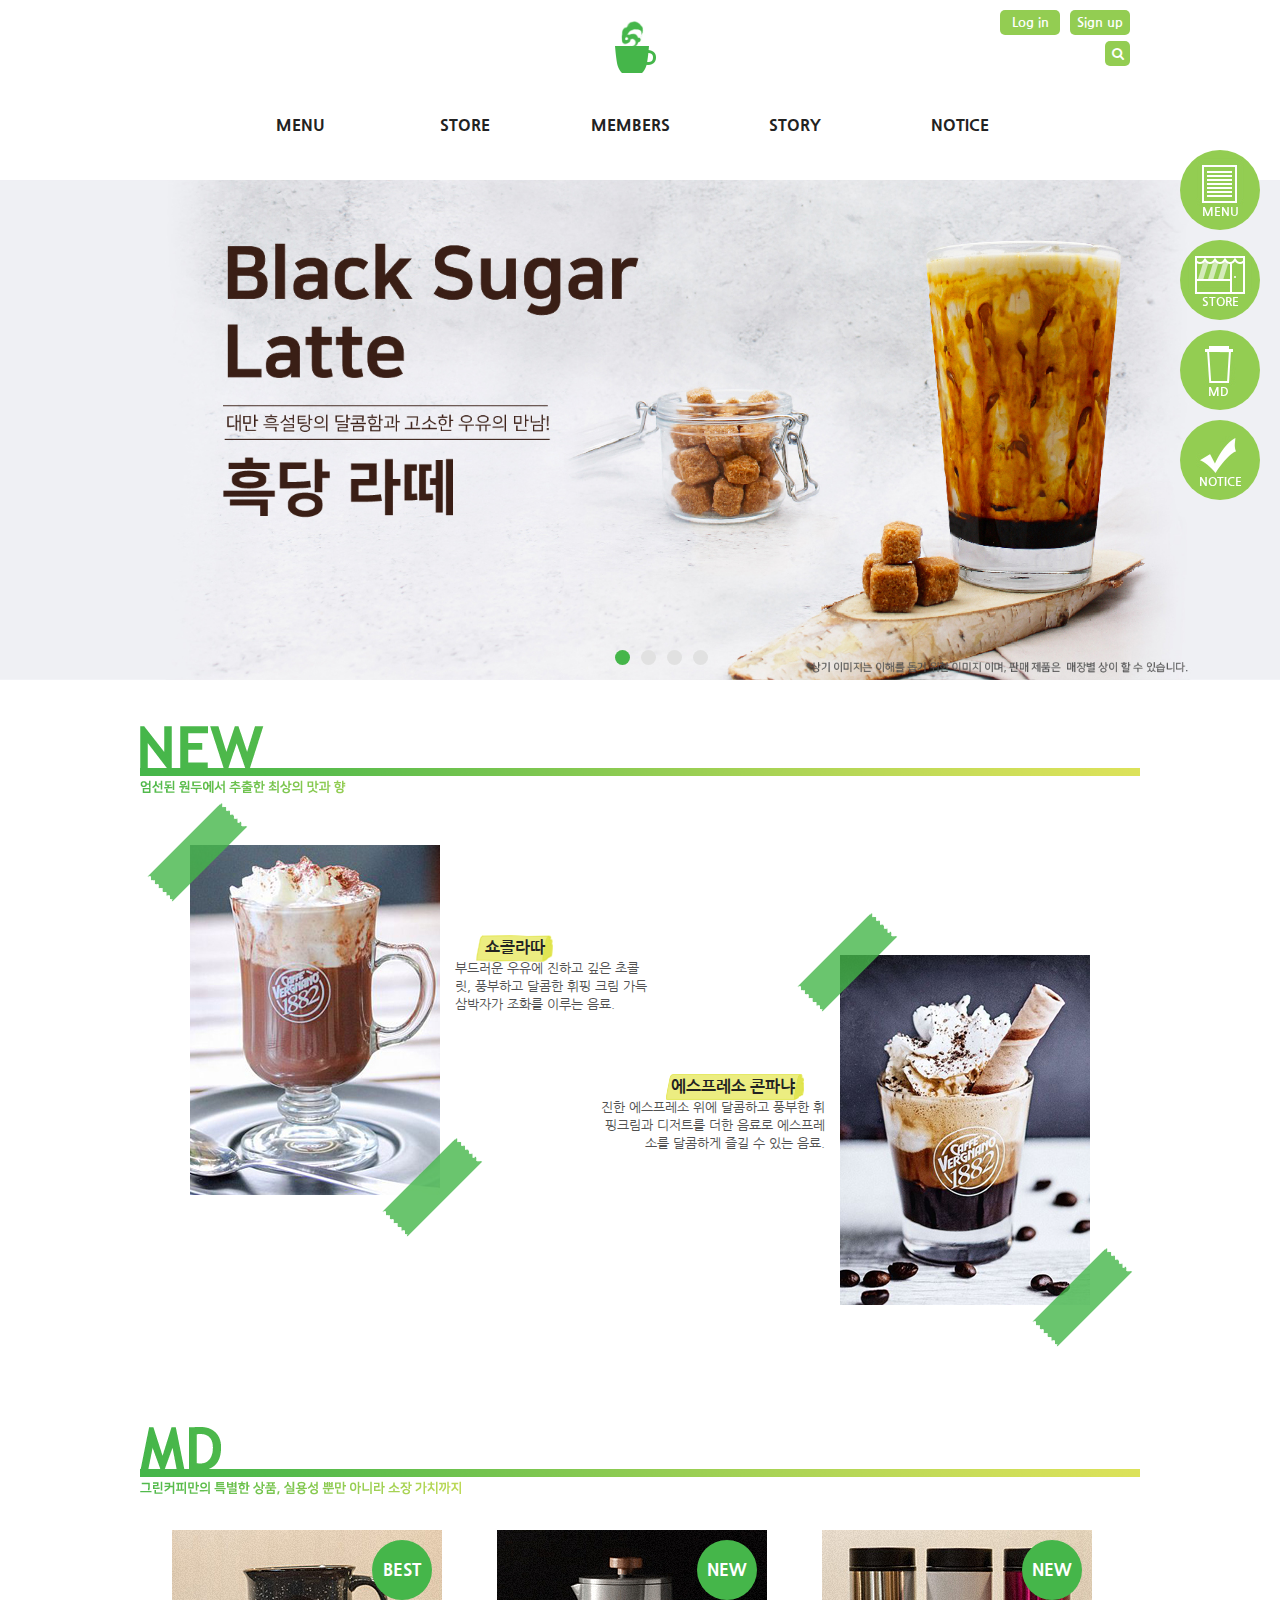
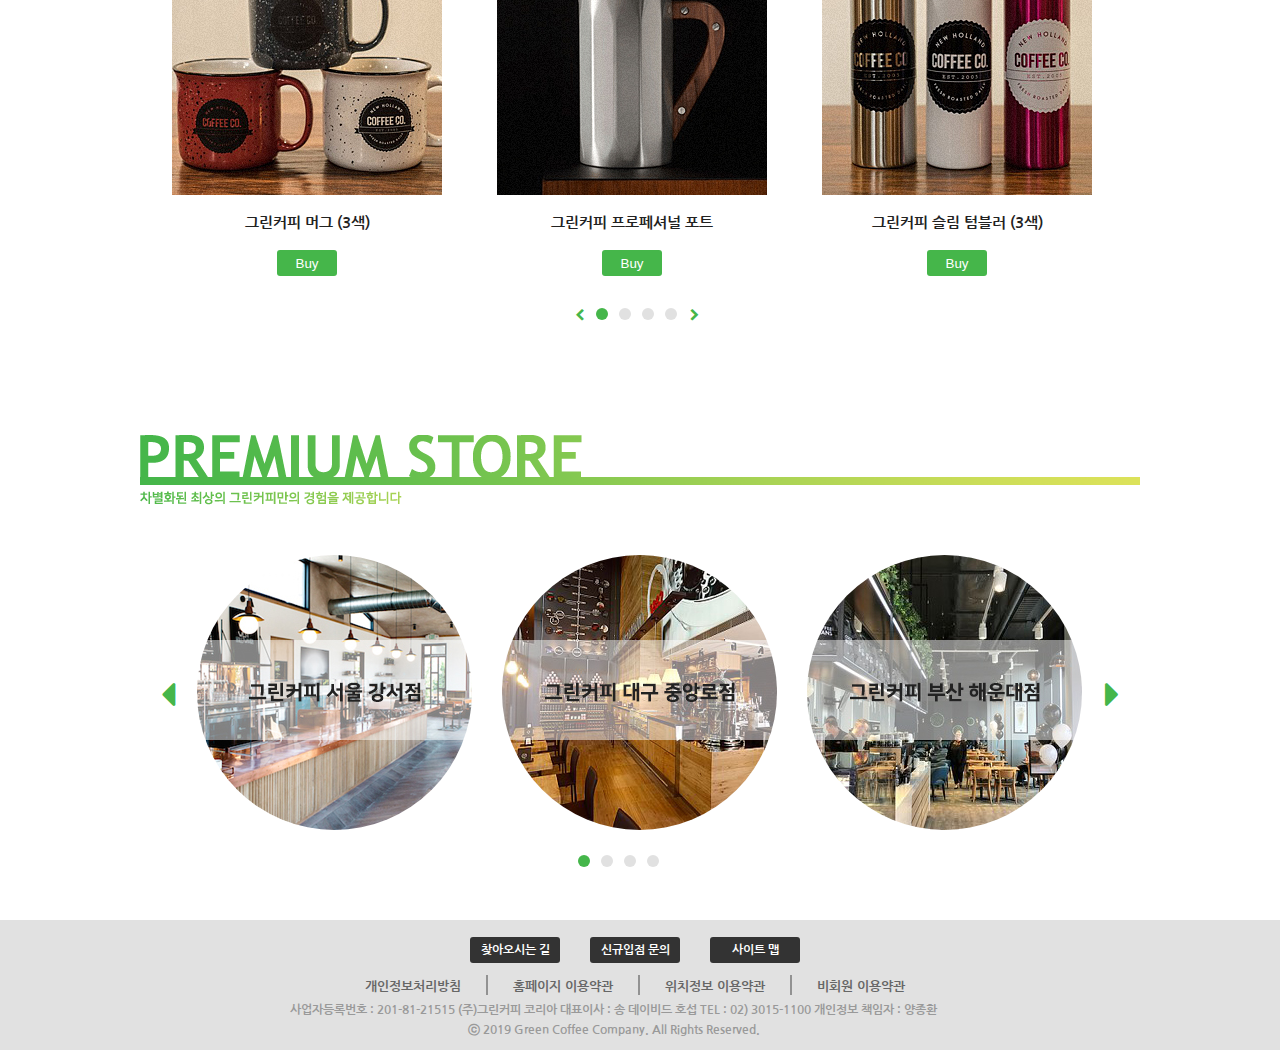
<file: index.html>
<!DOCTYPE html>
<html lang="ko">
<head>
	<meta charset="UTF-8">
	<meta name="viewport" content="width=device-width, initial-scale=1.0">
	<meta name="keywords" content="그린커피, 그린카페, 커피, 카페, zjvl, rmflszjvl, 아메리카노">
	<meta name="description" content="커피 전문점, 엄선한 원두로 매일 로스팅한 커피와 케익, 브런치 메뉴 소개.">
	<script type="text/javascript" src="https://code.jquery.com/jquery-3.4.1.min.js"></script>
	<script type="text/javascript">
		$(document).ready(function(){			
			$('.sub').hide();					
			$('.snb').mouseenter(function(){						
				$('.sub').stop().slideDown();
				}).mouseleave(function(){
				$('.sub').stop().slideUp();		
			});
			$('.sub').mouseenter(function(){
				$('.sub').stop().slideDown();
				}).mouseleave(function(){
				$('.sub').stop().slideUp();
			});
			$('.snb li').mouseenter(function(){
				$(this).addClass('selecting');
			}).stop().mouseleave(function(){
				$('.snb li').removeClass('selecting')});
/***********************************************************/

			$('#control1 li').first().addClass('on');
			$('#control1 li').each(function(index){
				$(this).attr('aa',index);
			}).click(function(){
				$('#control1 li').removeClass('on');
				$(this).addClass('on');
				var i=$(this).attr('aa');
				move1(i);
			});
			function move1(i){
				var n=-(i*2473);
				$('#main').animate({left:n},'slow');
			};		
			
/***********************************************************/

			$('#control2 li').first().addClass('on');
			$('#control2 li').each(function(index){
				$(this).attr('bb',index);
			}).click(function(){
				$('#control2 li').removeClass('on');
				$(this).addClass('on');							
				var i=$(this).attr('bb');
				move2(i);
			});	
			
			function move2(i){
				var n=-(i*320);
				$('.row1 dl').animate({left:n},'slow');
			};
			
			var num=0;
			var dir='next';
			$('#next').click(function(){
				dir='next';
				var t=num+1;
				if(t>3){
					return false;
					num=0;
				}
				$('#control2 li').eq(t).trigger('click');
				num=t;
			});

			$('#prev').click(function(){
				dir='prev';				
				var t=num-1;	
				if(t<0){
					return false;
					num=0;
				}			
				$('#control2 li').eq(t).trigger('click');
				num=t;
			});	

/***********************************************************/
			
			var num=0;
			var dir='next';
			$('#control3 li').first().addClass('on');
			$('#control3 li').each(function(index){
				$(this).attr('cc',index);
			}).click(function(){
				$('#control3 li').removeClass('on');
				$(this).addClass('on');							
				var i=$(this).attr('cc');
				move3(i);
			});	
			
			function move3(i){
				var m=-(i*305);
				$('#ps_in ul:first-child').animate({left:m},'slow');
			};
			
			$('#right').click(function(){
				dir='next';
				var t=num+1;
				if(t>3){
					return false;
					num=0;
				}
				$('#control3 li').eq(t).trigger('click');
				num=t;
			});

			$('#left').click(function(){
				dir='prev';				
				var t=num-1;	
				if(t<0){
					return false;
					num=0;
				}			
				$('#control3 li').eq(t).trigger('click');
				num=t;
			});	
			
			

		});

	</script>
	
	<link rel="stylesheet" type="text/css" href="css/index_web.css" >
	<link rel="icon" type="image/x-icon" href="images/logo.png">
	<link rel="stylesheet" type="text/css" href="fontello/css/fontello.css">
	<link href="https://fonts.googleapis.com/css?family=Nanum+Gothic:400,700,800&display=swap" rel="stylesheet">
	<style type="text/css">
		*{margin:0; padding:0; box-sizing:border-box;}
		body{font-family: 'Nanum Gothic', sans-serif; font-size:16px; color:#222; overflow-x:hidden;}
		img{vertical-align:top;}
		#control1 li.on{background-color:#45b64a;}
		#control2 li.on{background-color:#45b64a;}
		#control3 li.on{background-color:#45b64a;}
		.snb li.selecting{border-bottom:5px solid #45b64a;	}

		
	</style>

	<title>그린커피 - 첫화면</title>
</head>
<body>
	<div id="wrapper">
		<header>
			<div>
				<h1><a href="index.html"><img src="images/logo.png" alt="로고"></a></h1>
			</div>
			<div class="lnb">
				<ul>
					<li><a href="#">Sign up</a></li>
					<li><a href="#">Log in</a></li>					
					<li><a href="#" class="icon-search"></a></li>
				</ul>
			</div>
			<div class="snb">
				<ul>
					<li><a href="menu.html">MENU</a></li>
					<li><a href="store.html">STORE</a></li>
					<li><a href="#">MEMBERS</a></li>
					<li><a href="#">STORY</a></li>
					<li><a href="#">NOTICE</a></li>
				</ul>								
			</div>			
		</header>
		<div class="sub">
			<div id="sub">
				<div id="sub_in">
					<ul id="menu">
						<li><a href="#">COFFEE</a></li>
						<li><a href="#">DRINK</a></li>
						<li><a href="#">BAKERY</a></li>
						<li><a href="#">SET MENU</a></li>
						<li><a href="#">MD</a></li>
					</ul>
					<ul id="store">
						<li><a href="#">PREMIUM STORE</a></li>
						<li><a href="#">SEARCH STORE</a></li>
						<li><a href="#">FAVORITE STORE</a></li>
					</ul>
					<ul id="members">
						<li><a href="#">MEMBERS?</a></li>
						<li><a href="#">2019 REWARDS</a></li>
						<li><a href="#">GIFT CARD</a></li>
						<li><a href="#">F A Q</a></li>
					</ul>
					<ul id="story">
						<li><a href="#">aa</a></li>
						<li><a href="#">bb</a></li>
					</ul>
					<ul id="notice">
						<li><a href="#">NOTICE</a></li>
						<li><a href="#">EVENT</a></li>
						<li><a href="#">Q &amp; A</a></li>
					</ul>
				</div>
			</div>
		</div>
		<div class="banner">
			<ul id="main">
				<li><img src="images/banner1.jpg" alt="흑당라떼"></li>
				<li><img src="images/banner2.jpg" alt="여름 아이스 음료"></li>
				<li><img src="images/banner3.jpg" alt="참빙수"></li>
				<li><img src="images/banner4.jpg" alt="모닝롤"></li>
			</ul>
			<ul id="control1" class="control">
				<li>&nbsp;</li>
				<li>&nbsp;</li>
				<li>&nbsp;</li>
				<li>&nbsp;</li>
			</ul>			
		</div>
		<section class="new">
			<h2><img src="images/h1.png" alt="신메뉴"></h2>
			<div class="new1">
				<h3><img src="images/tape.png" alt="테이프" id="tape1"><a href="#"><img src="images/new1.jpg" alt="쇼콜라따"></a><img src="images/tape.png" alt="테이프" id="tape2"></h3>
				<dl>
					<dt><u><img src="images/new_h1.png"></u>쇼콜라따</dt>
					<dd>
						부드러운 우유에 진하고 깊은 초콜릿, 
						풍부하고 달콤한 휘핑 크림 가득
						삼박자가 조화를 이루는 음료.
					</dd>
				</dl>
			</div>
			<div class="new2">
				<h3><img src="images/tape.png" alt="테이프" id="tape3"><a href="#"><img src="images/new2.jpg" alt="에스프레소 콘파냐"></a><img src="images/tape.png" alt="테이프" id="tape4"></h3>
				<dl>
					<dt><u><img src="images/new_h2.png"></u>에스프레소 콘파냐</dt>
					<dd>
						진한 에스프레소 위에 달콤하고 풍부한
						휘핑크림과 디저트를 더한 음료로
						에스프레소를 달콤하게 즐길 수 있는 음료.
					</dd>
				</dl>
			</div>			
		</section>
		<section class="md">
			<h2><img src="images/h2.png" alt="머천"></h2>
			<div class="row1 row">
				<dl>
					<a href="#"><dt><img src="images/md1.jpg" alt="그린커피 머그">
						<span class="circle">BEST</span></dt>
						<dd>그린커피 머그 (3색)</dd></a>
						<dd><form><input type="button" value="Buy"></form></dd>
				</dl>
				<dl>
					<a href="#"><dt><img src="images/md2.jpg" alt="그린커피 프로페셔널 포트">
						<span class="circle">NEW</span></dt>
						<dd>그린커피 프로페셔널 포트</dd></a>
						<dd><form><input type="button" value="Buy"></form></dd>
				</dl>
				<dl>
					<a href="#"><dt><img src="images/md3.jpg" alt="그린커피 슬림 텀블러">
						<span class="circle">NEW</span></dt>
						<dd>그린커피 슬림 텀블러 (3색)</dd></a>
						<dd><form><input type="button" value="Buy"></form></dd>
				</dl>
				<dl>
					<a href="#"><dt><img src="images/md4.jpg" alt="그린커피 코스터">
						</dt>
						<dd>그린커피 코스터 (2종)</dd></a>
						<dd><form><input type="button" value="Buy"></form></dd>
				</dl>
				<dl>
					<a href="#"><dt><img src="images/md5.jpg" alt="그린커피 에코백">
						</dt>
						<dd>그린커피 에코백</dd></a>
						<dd><form><input type="button" value="Buy"></form></dd>
				</dl>
				<dl>
					<a href="#"><dt><img src="images/md6.jpg" alt="그린커피 맞춤 머그">
						<span class="circle">BEST</span></dt>
						<dd>그린커피 스틸 맞춤 머그</dd></a>
						<dd><form><input type="button" value="Buy"></form></dd>
				</dl>
			</div>
			<div class="row2 row">
				<ul id="control2" class="control">
					<li>&nbsp;</li>
					<li>&nbsp;</li>
					<li>&nbsp;</li>
					<li>&nbsp;</li>
				</ul>
				<ul id="btn">
					<li id="prev"><span class="icon-left-open"></span></li>
					<li id="next"><span class="icon-right-open"></span></li>
				</ul>
			</div>
		</section>
		<section class="ps">
			<h2><img src="images/h3.png" alt="프리미엄 스토어"></h2>
			<ul id="dir">
				<li id="left"><span class="icon-left-dir"></span></li>
				<li id="right"><span class="icon-right-dir"></span></li>
			</ul>
			<div id="ps_in">		
				<ul id="store">
					<li><a href="#"><img src="images/p1.jpg" alt="스토어1"></a></li>
					<li><a href="#"><img src="images/p2.jpg" alt="스토어2"></a></li>
					<li><a href="#"><img src="images/p3.jpg" alt="스토어3"></a></li>
					<li><a href="#"><img src="images/p4.jpg" alt="스토어4"></a></li>
					<li><a href="#"><img src="images/p5.jpg" alt="스토어5"></a></li>
					<li><a href="#"><img src="images/p6.jpg" alt="스토어6"></a></li>
				</ul>	
				<ul id="control3" class="control">
					<li>&nbsp;</li>
					<li>&nbsp;</li>
					<li>&nbsp;</li>
					<li>&nbsp;</li>
				</ul>
			</div>			
		</section>

		<footer>
			<div id="footer">
				<ul class="block">
					<li><a href="#">찾아오시는 길</a></li>
					<li><a href="#">신규입점 문의</a></li>
					<li><a href="#">사이트 맵</a></li>
				</ul>
				<ul class="fnb">
					<li><a href="#">개인정보처리방침</a></li>
					<li><a href="#">홈페이지 이용약관</a></li>
					<li><a href="#">위치정보 이용약관</a></li>
					<li><a href="#">비회원 이용약관</a></li>
				</ul>
				<address>
					사업자등록번호 : 201-81-21515 (주)그린커피 코리아 대표이사 : 송 데이비드 호섭 TEL : 02) 3015-1100 개인정보 책임자 : 양종환<br />
				ⓒ 2019 Green Coffee Company. All Rights Reserved.</address>
			</div>
		</footer>	

		<div class="quick">
			<ul>
				<li><a href="menu.html"><img src="images/quick1.jpg" alt="메뉴"><span>&nbsp;MENU</span></a></li>
				<li><a href="store.html"><img src="images/quick2.jpg" alt="스토어"><span>&nbsp;STORE</span></a></li>
				<li><a href="menu.html"><img src="images/quick3.jpg" alt="머천"><span>&nbsp;&nbsp;&nbsp;MD</span></a></li>
				<li><a href="#"><img src="images/quick4.jpg" alt="공지"><span>NOTICE</span></a></li>
			</ul>
		</div>	
	</div>	
</body>
</html>
</file>
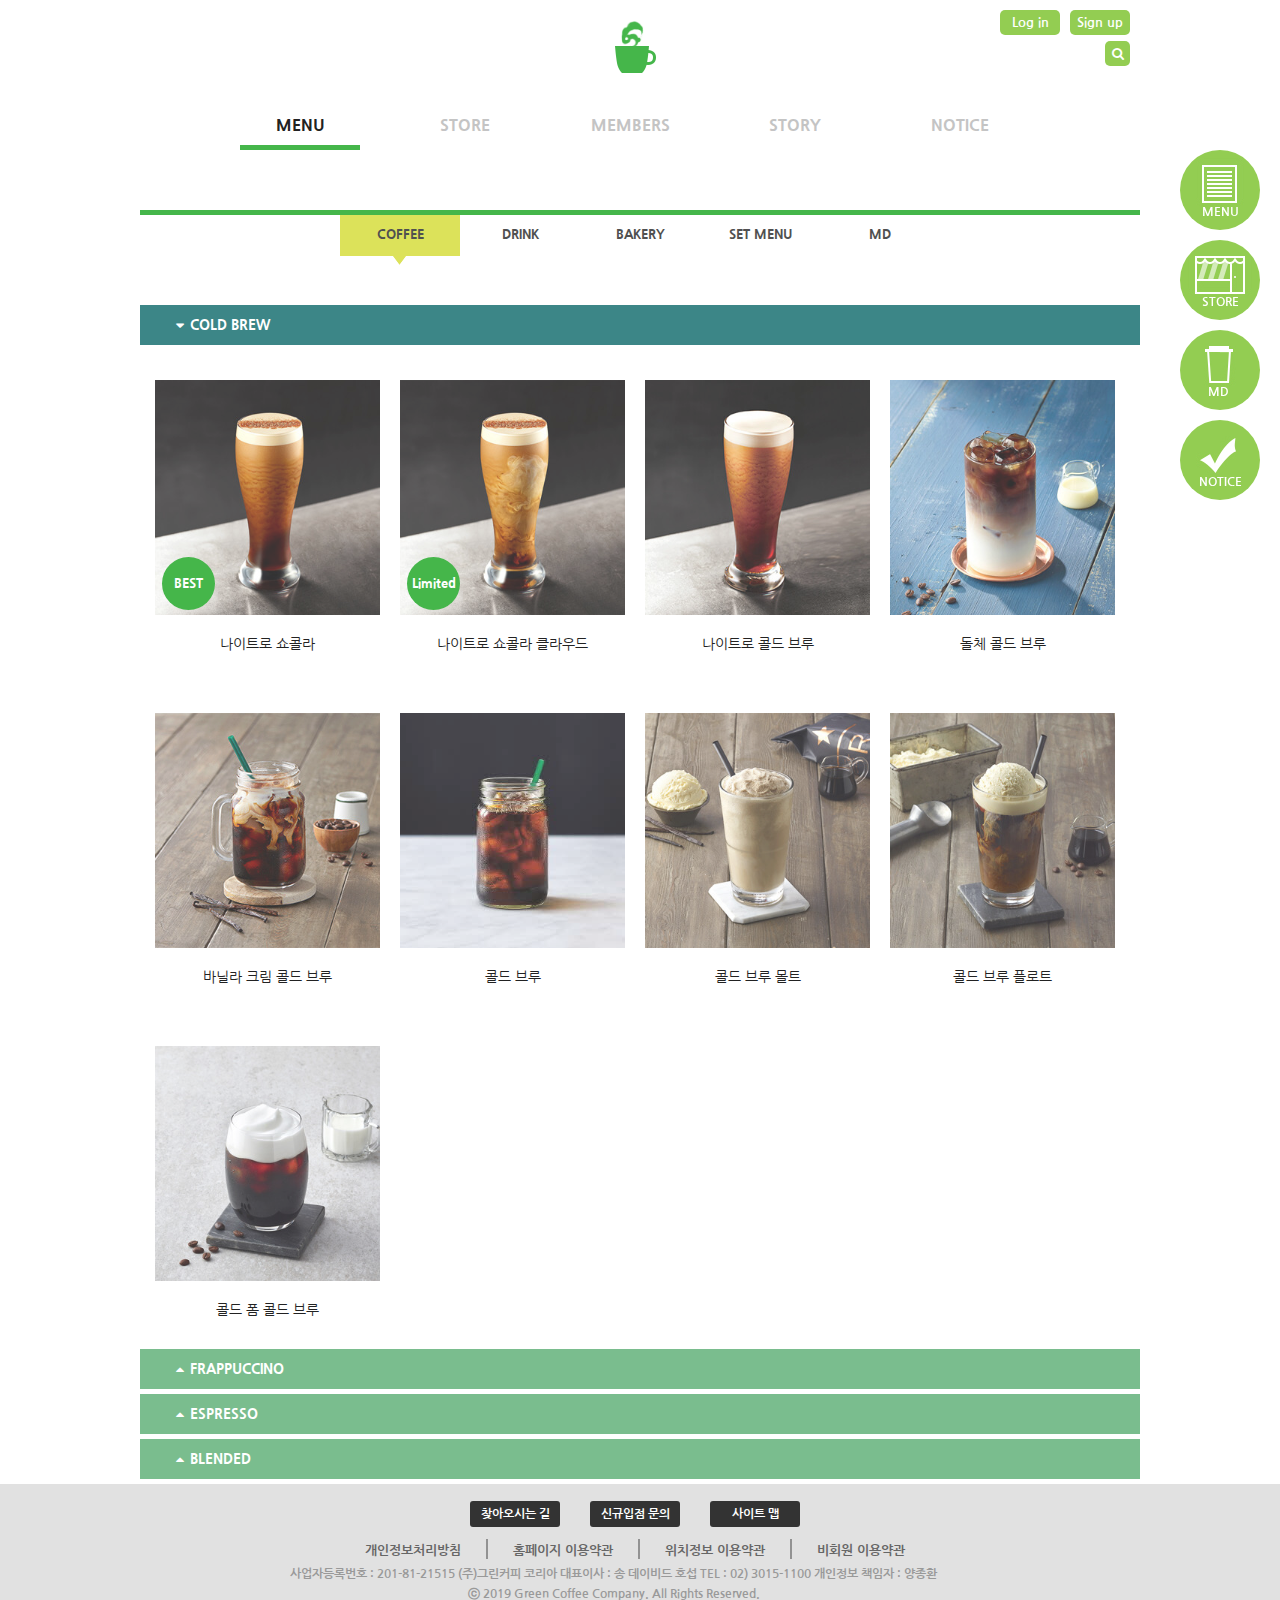
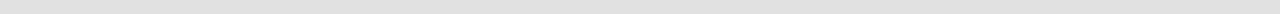
<file: menu.html>
<!DOCTYPE html>
<html lang="ko">
<head>
	<meta charset="UTF-8">
	<meta name="viewport" content="width=device-width, initial-scale=1.0">
	<meta name="keywords" content="그린커피, 그린카페, 커피, 카페, zjvl, rmflszjvl, 아메리카노">
	<meta name="description" content="커피 전문점, 엄선한 원두로 매일 로스팅한 커피와 케익, 브런치 메뉴 소개.">
	<script type="text/javascript" src="https://code.jquery.com/jquery-3.4.1.min.js"></script>
	<script type="text/javascript">
		$(document).ready(function(){
			$('.sub').hide();					
			$('.snb').mouseenter(function(){				
				$('.sub').slideDown();
				}).mouseleave(function(){
				$('.sub').slideUp();		
			});
			$('.sub').mouseenter(function(){
				$('.sub').stop().slideDown();
				}).mouseleave(function(){
				$('.sub').slideUp();
			});	

			
			$('.snb li').mouseenter(function(){
				$('snb li').removeClass('selecting');
				$(this).addClass('selecting');				
			}).mouseleave(function(){				
				$(this).addClass('selecting');				
				$('.snb li').removeClass('selecting');					
			});

			
			
			$('.view section').eq(0).show(); 
			$('#bar_in li').eq(0).addClass('selected');
			$('#bar_in li').click(function(){				
				$('#bar_in li').removeClass('selected');
				$(this).addClass('selected');
				$('section').hide();
				$('section').eq($(this).index()).show();
				$('section li:nth-child(1)').children().show();
				$('section li:first-child h3').addClass('select').removeClass('icon-up-dir').addClass('icon-down-dir');
			});
		


			$('section .row').hide(); 
			$('section h3').addClass('icon-up-dir');
			$('section li:first-child h3').addClass('select').removeClass('icon-up-dir').addClass('icon-down-dir');
			$('section h3').first().addClass('select').removeClass('icon-up-dir').addClass('icon-down-dir');			
			$('section h3').first().next().show();
			$('section h3').click(function(){
				if($(this).hasClass('select')){
					$(this).next().slideUp();
					$(this).removeClass('select').removeClass('icon-down-dir').addClass('icon-up-dir');
				}else{
					$('section .row').slideUp();			
					$(this).next().slideDown();
					$('section h3').removeClass('select').removeClass('icon-down-dir').addClass('icon-up-dir');
					$(this).addClass('select').addClass('icon-down-dir').removeClass('icon-up-dir');			
				}
			});

			$('section dl img').css({'opacity':'0.8', marginleft:'0'
		}).mouseenter(function(){
				$(this).animate({opacity:'1',
					width:'235px',
					marginLeft:'-5px'
				},500);
			}).mouseleave(function(){
				$(this).animate({opacity:'0.8',
					width:'225px',
					marginLeft:'0'
				},500);
			});

		});	
		
	</script>

	<link rel="stylesheet" type="text/css" href="css/menu_web.css" >
	<link rel="icon" type="image/x-icon" href="images/logo.png">
	<link rel="stylesheet" type="text/css" href="fontello/css/fontello.css">
	<link href="https://fonts.googleapis.com/css?family=Nanum+Gothic:400,700,800&display=swap" rel="stylesheet">

	<style type="text/css">
		*{margin:0; padding:0; box-sizing:border-box;}
		body{font-family: 'Nanum Gothic', sans-serif; font-size:16px; color:#222; overflow-x:hidden;}
		img{vertical-align:top;}
		#bar_in li.selected{background-image:url(images/bar_select.png); background-repeat:no-repeat;background-position: center;}
		section{display:none;}
		section h3.select{background-color:#3c8687;}
		.snb li.selecting{border-bottom:5px solid #45b64a;}		

	</style>


	<title>그린커피 - 메뉴</title>
</head>
<body>
	<div id="wrapper">
		<header>
			<div>
				<h1><a href="index.html"><img src="images/logo.png" alt="로고"></a></h1>
			</div>
			<div class="lnb">
				<ul>
					<li><a href="#">Sign up</a></li>
					<li><a href="#">Log in</a></li>					
					<li><a href="#" class="icon-search"></a></li>
				</ul>
			</div>
			<div class="snb">
				<ul>
					<li id="select"><a href="menu.html">MENU</a></li>
					<li><a href="store.html">STORE</a></li>
					<li><a href="#">MEMBERS</a></li>
					<li><a href="#">STORY</a></li>
					<li><a href="#">NOTICE</a></li>
				</ul>								
			</div>			
		</header>
		<div class="sub">
			<div id="sub">
				<div id="sub_in">
					<ul id="menu">
						<li><a href="#">COFFEE</a></li>
						<li><a href="#">DRINK</a></li>
						<li><a href="#">BAKERY</a></li>
						<li><a href="#">SET MENU</a></li>
						<li><a href="#">MD</a></li>
					</ul>
					<ul id="store">
						<li><a href="#">PREMIUM STORE</a></li>
						<li><a href="#">SEARCH STORE</a></li>
						<li><a href="#">FAVORITE STORE</a></li>
					</ul>
					<ul id="members">
						<li><a href="#">MEMBERS?</a></li>
						<li><a href="#">2019 REWARDS</a></li>
						<li><a href="#">GIFT CARD</a></li>
						<li><a href="#">F A Q</a></li>
					</ul>
					<ul id="story">
						<li><a href="#">aa</a></li>
						<li><a href="#">bb</a></li>
					</ul>
					<ul id="notice">
						<li><a href="#">NOTICE</a></li>
						<li><a href="#">EVENT</a></li>
						<li><a href="#">Q &amp; A</a></li>
					</ul>
				</div>
			</div>
		</div>
		<div class="view">
			<div id="bar">
				<ul id="bar_in">
					<li>COFFEE</li>
					<li>DRINK</li>
					<li>BAKERY</li>
					<li>SET MENU</li>
					<li>MD</li>					
				</ul>
			</div>
			<section>
				<ul>
					<li>
						<h3>COLD BREW</h3>
						<div class="row">
							<a href="#">
								<dl>									
									<dt><img src="images/cb1.jpg" alt="나이트로 쇼콜라"></dt>
									<dd><span>BEST</span></dd>
									<dd>나이트로 쇼콜라</dd>									
								</dl>
							</a>
							<a href="#">
								<dl>
									<dt><img src="images/cb2.jpg" alt="나이트로 쇼콜라 클라우드"></dt>
									<dd><span>Limited</span></dd>
									<dd>나이트로 쇼콜라 클라우드</dd>
								</dl>
							</a>
							<a href="#">
								<dl>
									<dt><img src="images/cb3.jpg" alt="나이트로 콜드 브루"></dt>
									<dd>나이트로 콜드 브루</dd>
								</dl>
							</a>
							<a href="#">
								<dl>
									<dt><img src="images/cb4.jpg" alt="돌체 콜드 브루"></dt>
									<dd>돌체 콜드 브루</dd>
								</dl>
							</a>
							<a href="#">
								<dl>
									<dt><img src="images/cb5.jpg" alt="바닐라 크림 콜드 브루"></dt>
									<dd>바닐라 크림 콜드 브루</dd>
								</dl>
							</a>
							<a href="#">
								<dl>
									<dt><img src="images/cb6.jpg" alt="콜드 브루"></dt>
									<dd>콜드 브루</dd>
								</dl>
							</a>
							<a href="#">
								<dl>
									<dt><img src="images/cb7.jpg" alt="콜드 브루 몰트"></dt>
									<dd>콜드 브루 몰트</dd>
								</dl>
							</a>
							<a href="#">
								<dl>
									<dt><img src="images/cb8.jpg" alt="콜드 브루 플로트"></dt>
									<dd>콜드 브루 플로트</dd>
								</dl>
							</a>
							<a href="#">
								<dl>
									<dt><img src="images/cb9.jpg" alt="콜드 폼 콜드 브루"></dt>
									<dd>콜드 폼 콜드 브루</dd>
								</dl>
							</a>
						</div>
					</li>
					<li>
						<h3>FRAPPUCCINO</h3>
						<div class="row">
							<a href="#">
								<dl>
									<dt><img src="images/fp1.jpg" alt="모카 프라푸치노"></dt>
									<dd>모카 프라푸치노</dd>
								</dl>
							</a>
							<a href="#">
								<dl>
									<dt><img src="images/fp2.jpg" alt="자바 칩 프라푸치노"></dt>
									<dd><span>BEST</span></dd>
									<dd>자바 칩 프라푸치노</dd>
								</dl>
							</a>
							<a href="#">
								<dl>
									<dt><img src="images/fp3.jpg" alt="그린 티 크림 프라푸치노"></dt>
									<dd>그린 티 크림 프라푸치노</dd>
								</dl>
							</a>
							<a href="#">
								<dl>
									<dt><img src="images/fp4.jpg" alt="제주 까망 크림 프라푸치노"></dt>
									<dd>제주 까망 크림 프라푸치노</dd>
								</dl>
							</a>
							<a href="#">
								<dl>
									<dt><img src="images/fp5.jpg" alt="아몬드 모카 프라푸치노"></dt>
									<dd>아몬드 모카 프라푸치노</dd>
								</dl>
							</a>
						</div>
					</li>
					<li>
						<h3>ESPRESSO</h3>
						<div class="row">
							<a href="#">
								<dl>
									<dt><img src="images/ep1.jpg" alt="플로랄 스타벅스 더블 샷"></dt>
									<dd>플로랄 스타벅스 더블 샷</dd>
								</dl>
							</a>
							<a href="#">
								<dl>
									<dt><img src="images/ep2.jpg" alt="에스프레소 콘 파나"></dt>
									<dd>에스프레소 콘 파나</dd>
								</dl>
							</a>
							<a href="#">
								<dl>
									<dt><img src="images/ep3.jpg" alt="에스프레소 마키아또"></dt>
									<dd>에스프레소 마키아또</dd>
								</dl>
							</a>
							<a href="#">
								<dl>
									<dt><img src="images/ep4.jpg" alt="카페 아메리카노"></dt>
									<dd>카페 아메리카노</dd>
								</dl>
							</a>
							<a href="#">
								<dl>
									<dt><img src="images/ep5.jpg" alt="카라멜 마키아또"></dt>
									<dd>카라멜 마키아또</dd>
								</dl>
							</a>
							<a href="#">
								<dl>
									<dt><img src="images/ep6.jpg" alt="카푸치노"></dt>
									<dd>카푸치노</dd>
								</dl>
							</a>
							<a href="#">
								<dl>
									<dt><img src="images/ep7.jpg" alt="라벤더 카페 브레베"></dt>
									<dd>라벤더 카페 브레베</dd>
								</dl>
							</a>
							<a href="#">
								<dl>
									<dt><img src="images/ep8.jpg" alt="럼 샷 코르타도"></dt>
									<dd>럼 샷 코르타도</dd>
								</dl>
							</a>
							<a href="#">
								<dl>
									<dt><img src="images/ep9.jpg" alt="스타벅스 돌체 라떼"></dt>
									<dd><span>BEST</span></dd>
									<dd>스타벅스 돌체 라떼</dd>
								</dl>
							</a>
							<a href="#">
								<dl>
									<dt><img src="images/ep10.jpg" alt="카페 라떼"></dt>
									<dd>카페 라떼</dd>
								</dl>
							</a>
							<a href="#">
								<dl>
									<dt><img src="images/ep11.jpg" alt="카페 모카"></dt>
									<dd>카페 모카</dd>
								</dl>
							</a>
							<a href="#">
								<dl>
									<dt><img src="images/ep12.jpg" alt="리스트레토 비안코"></dt>
									<dd>리스트레토 비안코</dd>
								</dl>
							</a>
							<a href="#">
								<dl>
									<dt><img src="images/ep13.jpg" alt="블론드 에스프레소 토닉"></dt>
									<dd>블론드 에스프레소 토닉</dd>
								</dl>
							</a>
							<a href="#">
								<dl>
									<dt><img src="images/ep14.jpg" alt="에스프레소"></dt>
									<dd>에스프레소</dd>
								</dl>
							</a>
						</div>
					</li>
					<li>
						<h3>BLENDED</h3>
						<div class="row">
							<a href="#">
								<dl>
									<dt><img src="images/bd1.jpg" alt="디카페인 아포가토 블렌디드"></dt>
									<dd>디카페인 아포가토 블렌디드</dd>
								</dl>
							</a>
							<a href="#">
								<dl>
									<dt><img src="images/bd2.jpg" alt="망고 패션 후르츠 블렌디드"></dt>
									<dd>망고 패션 후르츠 블렌디드</dd>
								</dl>
							</a>
							<a href="#">
								<dl>
									<dt><img src="images/bd3.jpg" alt="제주 호두 당근 블렌디드"></dt>
									<dd><span>Limited</span></dd>
									<dd>제주 호두 당근 블렌디드</dd>
								</dl>
							</a>
							<a href="#">
								<dl>
									<dt><img src="images/bd4.jpg" alt="아보카도 블렌디드"></dt>
									<dd>아보카도 블렌디드</dd>
								</dl>
							</a>
							<a href="#">
								<dl>
									<dt><img src="images/bd5.jpg" alt="자몽 셔벗 블렌디드"></dt>
									<dd>자몽 셔벗 블렌디드</dd>
								</dl>
							</a>
						</div>
					</li>
				</ul>
			</section>

			<section>
				<ul>
					<li>
						<h3>TEA</h3>
						<div class="row">
							<a href="#">
								<dl>
									<dt><img src="images/tea1.jpg" alt="말차 레모네이드"></dt>
									<dd>말차 레모네이드</dd>
								</dl>
							</a>
							<a href="#">
								<dl>
									<dt><img src="images/tea2.jpg" alt="별다방 아이스 티"></dt>
									<dd>별다방 아이스 티</dd>
								</dl>
							</a>
							<a href="#">
								<dl>
									<dt><img src="images/tea3.jpg" alt="핑크베리 유스베리"></dt>
									<dd>핑크베리 유스베리</dd>
								</dl>
							</a>
							<a href="#">
								<dl>
									<dt><img src="images/tea4.jpg" alt="그랜마 애플 블랙 티"></dt>
									<dd>그랜마 애플 블랙 티</dd>
								</dl>
							</a>
							<a href="#">
								<dl>
									<dt><img src="images/tea5.jpg" alt="라임 패션 티"></dt>
									<dd>라임 패션 티</dd>
								</dl>
							</a>
							<a href="#">
								<dl>
									<dt><img src="images/tea6.jpg" alt="민트 블렌드 티"></dt>
									<dd>민트 블렌드 티</dd>
								</dl>
							</a>
							<a href="#">
								<dl>
									<dt><img src="images/tea7.jpg" alt="히비스커스 블렌드 티"></dt>
									<dd>히비스커스 블렌드 티</dd>
								</dl>
							</a>
							<a href="#">
								<dl>
									<dt><img src="images/tea8.jpg" alt="자몽 허니 블랙 티"></dt>
									<dd><span>BEST</span></dd>
									<dd>자몽 허니 블랙 티</dd>
								</dl>
							</a>
							<a href="#">
								<dl>
									<dt><img src="images/tea9.jpg" alt="잉글리쉬 브렉퍼스트 티"></dt>
									<dd>잉글리쉬 브렉퍼스트 티</dd>
								</dl>
							</a>
							<a href="#">								
								<dl>
									<dt><img src="images/tea10.jpg" alt="썸머 시트러스 소르베 그린 티"></dt>
									<span>NEW</span>
									<dd>썸머 시트러스 소르베 그린 티</dd>
								</dl>
							</a>
							<a href="#">
								<dl>
									<dt><img src="images/tea11.jpg" alt="가드닝 블랙 티"></dt>
									<dd>가드닝 블랙 티</dd>
								</dl>
							</a>
							<a href="#">
								<dl>
									<dt><img src="images/tea12.jpg" alt="토마토 라임 그린 티"></dt>
									<dd>토마토 라임 그린 티</dd>
								</dl>
							</a>
						</div>
					</li>
					<li>
						<h3>FRUIT JUICE</h3>
						<div class="row">
							<a href="#">
								<dl>
									<dt><img src="images/juice1.jpg" alt="레드 선라이즈 270ML"></dt>
									<dd>레드 선라이즈 270ML</dd>
								</dl>
							</a>
							<a href="#">
								<dl>
									<dt><img src="images/juice2.jpg" alt="옐로우 패션 270ML"></dt>
									<dd>옐로우 패션 270ML</dd>
								</dl>
							</a>
							<a href="#">
								<dl>
									<dt><img src="images/juice3.jpg" alt="파인 그린 270ML"></dt>
									<dd>파인 그린 270ML</dd>
								</dl>
							</a>
							<a href="#">
								<dl>
									<dt><img src="images/juice4.jpg" alt="딸기주스 190ML"></dt>
									<dd>딸기주스 190ML</dd>
								</dl>
							</a>
							<a href="#">
								<dl>
									<dt><img src="images/juice5.jpg" alt="망고주스 190ML"></dt>
									<dd>망고주스 190ML</dd>
								</dl>
							</a>
							<a href="#">
								<dl>
									<dt><img src="images/juice6.jpg" alt="밀싹&민트 주스 190ML"></dt>
									<dd>밀싹&민트 주스 190ML</dd>

								</dl>
							</a>
							<a href="#">
								<dl>
									<dt><img src="images/juice7.jpg" alt="수박주스 190ML"></dt>
									<dd>수박주스 190ML</dd>
								</dl>
							</a>
							<a href="#">
								<dl>
									<dt><img src="images/juice8.jpg" alt="케일&사과주스 190ML"></dt>
									<dd>케일&사과주스 190ML</dd>
								</dl>
							</a>
							<a href="#">
								<dl>
									<dt><img src="images/juice9.jpg" alt="토마토주스 190ML"></dt>
									<dd>토마토주스 190ML</dd>
								</dl>
							</a>
						</div>
					</li>
					<li>
						<h3>YOGURT</h3>
						<div class="row">
							<a href="#">
								<dl>
									<dt><img src="images/yg1.jpg" alt="스타벅스 오가닉 그릭 요거트"></dt>
									<dd>스타벅스 오가닉 그릭 요거트</dd>
								</dl>
							</a>
						</div>
					</li>
					<li>
						<h3>ETC</h3>
						<div class="row">
							<a href="#">
								<dl>
									<dt><img src="images/etc1.jpg" alt="사과 가득 핸디 젤리"></dt>
									<dd>사과 가득 핸디 젤리</dd>
								</dl>
							</a>
						</div>
					</li>
				</ul>
			</section>

			<section>
				<ul>
					<li>
						<h3>CAKE</h3>
						<div class="row">
						<a href="#">
							<dl>
								<dt><img src="images/cake1.jpg" alt="레드벨벳 크림치즈 케이크"></dt>
								<dd>레드벨벳 크림치즈 케이크</dd>
							</dl>
						</a>					
						</div>
					</li>
					<li>
						<h3>BREAD</h3>
						<div class="row">
						<a href="#">
							<dl>
								<dt><img src="images/br1.jpg" alt="블루베리 베이글"></dt>
								<dd><span>NEW</span></dd>
								<dd>블루베리 베이글</dd>
							</dl>
						</a>	
						<a href="#">
							<dl>
								<dt><img src="images/br3.jpg" alt="클래식 스콘"></dt>
								<dd><span>NEW</span></dd>
								<dd>클래식 스콘</dd>
							</dl>
						</a>				
						</div>
					</li>
					<li>
						<h3>COOKIES</h3>
						<div class="row">
						<a href="#">
							<dl>
								<dt><img src="images/cookie1.jpg" alt="초콜릿 월넛 돔 쿠키"></dt>
								<dd>초콜릿 월넛 돔 쿠키</dd>
							</dl>
						</a>					
						</div>
					</li>
					<li>
						<h3>BRUNCH</h3>
						<div class="row">
						<a href="#">
							<dl>
								<dt><img src="images/brunch1.jpg" alt="이탈리안 뇨끼"></dt>
								<dd>이탈리안 뇨끼</dd>
							</dl>
						</a>					
						</div>
					</li>
				</ul>				
			</section>

			<section>
				<ul>
					<li>
						<h3>MENU A</h3>
						<div class="row">
						<a href="#">
							<dl>
								<dt><img src="images/setA_1.jpg" alt="포크 커틀릿 샌드위치"></dt>
								<dd>포크 커틀릿 샌드위치</dd>
							</dl>
						</a>		
						<a href="#">
							<dl>
								<dt><img src="images/setA_2.jpg" alt="햄 치즈 루꼴라 샌드위치"></dt>
								<dd>햄 치즈 루꼴라 샌드위치</dd>
							</dl>
						</a>			
						</div>
					</li>
					<li>
						<h3>MENU B</h3>
						<div class="row">
						<a href="#">
							<dl>
								<dt><img src="images/setB_1.jpg" alt="치킨 에그 샐러드 포미"></dt>
								<dd>치킨 에그 샐러드 포미</dd>
							</dl>
						</a>	
						<a href="#">
							<dl>
								<dt><img src="images/setB_2.jpg" alt="허머스 그릭 샐러드 포 미"></dt>
								<dd>허머스 그릭 샐러드 포 미</dd>
							</dl>
						</a>
						<a href="#">
							<dl>
								<dt><img src="images/setB_3.jpg" alt="라임 치킨 퀴노아 샐러드 JAR"></dt>
								<dd>라임 치킨 퀴노아 샐러드 JAR</dd>
							</dl>
						</a>				
						</div>
					</li>
					<li>
						<h3>MENU C</h3>
						<div class="row">
						<a href="#">
							<dl>
								<dt><img src="images/setC_1.jpg" alt="현미 크림 수프"></dt>
								<dd>현미 크림 수프</dd>
							</dl>
						</a>
						<a href="#">
							<dl>
								<dt><img src="images/setC_1.jpg" alt="단호박 당근 수프"></dt>
								<dd>단호박 당근 수프</dd>
							</dl>
						</a>					
						</div>
					</li>
					<li>
						<h3>MENU D</h3>
						<div class="row">
						<a href="#">
							<dl>
								<dt><img src="images/setD_1.jpg" alt="프리타타 베리 팬케이크"></dt>
								<dd>프리타타 베리 팬케이크</dd>
							</dl>
						</a>					
						</div>
					</li>
				</ul>				
			</section>

			<section>
				<ul>
					<li>
						<h3>MUG</h3>
						<div class="row">
							<a href="#">
								<dl>
									<dt><img src="images/md1.jpg" alt="그린커피 머그"></dt>
									<dd>그린커피 머그 (3색)</dd>
								</dl>
							</a>							
							<a href="#">
								<dl>
									<dt><img src="images/md6.jpg" alt="그린커피 스틸 맞춤 머그"></dt>
									<dd>그린커피 스틸 맞춤 머그</dd>
								</dl>
							</a>
						</div>
					</li>
					<li>
						<h3>TUMBLER</h3>
						<div class="row">
							<a href="#">
								<dl>
									<dt><img src="images/md3.jpg" alt="그린커피 슬림 텀블러"></dt>
									<dd>그린커피 슬림 텀블러 (3색)</dd>
								</dl>
							</a>
						</div>
					</li>
					<li>
						<h3>ETC</h3>
						<div class="row">
							<a href="#">
								<dl>
									<dt><img src="images/md2.jpg" alt="그린커피 프로페셔널 포트"></dt>
									<dd>그린커피 프로페셔널 포트</dd>
								</dl>
							</a>							
							<a href="#">
								<dl>
									<dt><img src="images/md4.jpg" alt="그린커피 코스터"></dt>
									<dd>그린커피 코스터 (2종)</dd>
								</dl>
							</a>
							<a href="#">
								<dl>
									<dt><img src="images/md5.jpg" alt="그린커피 에코백"></dt>
									<dd>그린커피 에코백</dd>
								</dl>
							</a>
						</div>
					</li>
				</ul>
				
			</section>
		</div>
		<footer>
			<div id="footer">
				<ul class="block">
					<li><a href="#">찾아오시는 길</a></li>
					<li><a href="#">신규입점 문의</a></li>
					<li><a href="#">사이트 맵</a></li>
				</ul>
				<ul class="fnb">
					<li><a href="#">개인정보처리방침</a></li>
					<li><a href="#">홈페이지 이용약관</a></li>
					<li><a href="#">위치정보 이용약관</a></li>
					<li><a href="#">비회원 이용약관</a></li>
				</ul>
				<address>
					사업자등록번호 : 201-81-21515 (주)그린커피 코리아 대표이사 : 송 데이비드 호섭 TEL : 02) 3015-1100 개인정보 책임자 : 양종환<br />
				ⓒ 2019 Green Coffee Company. All Rights Reserved.</address>
			</div>
		</footer>	

		<div class="quick">
			<ul>
				<li><a href="menu.html"><img src="images/quick1.jpg" alt="메뉴"><span>&nbsp;MENU</span></a></li>
				<li><a href="store.html"><img src="images/quick2.jpg" alt="스토어"><span>&nbsp;STORE</span></a></li>
				<li><a href="#"><img src="images/quick3.jpg" alt="머천"><span>&nbsp;&nbsp;&nbsp;MD</span></a></li>
				<li><a href="#"><img src="images/quick4.jpg" alt="공지"><span>NOTICE</span></a></li>
			</ul>
		</div>	

	</div>	
</body>
</html>
</file>
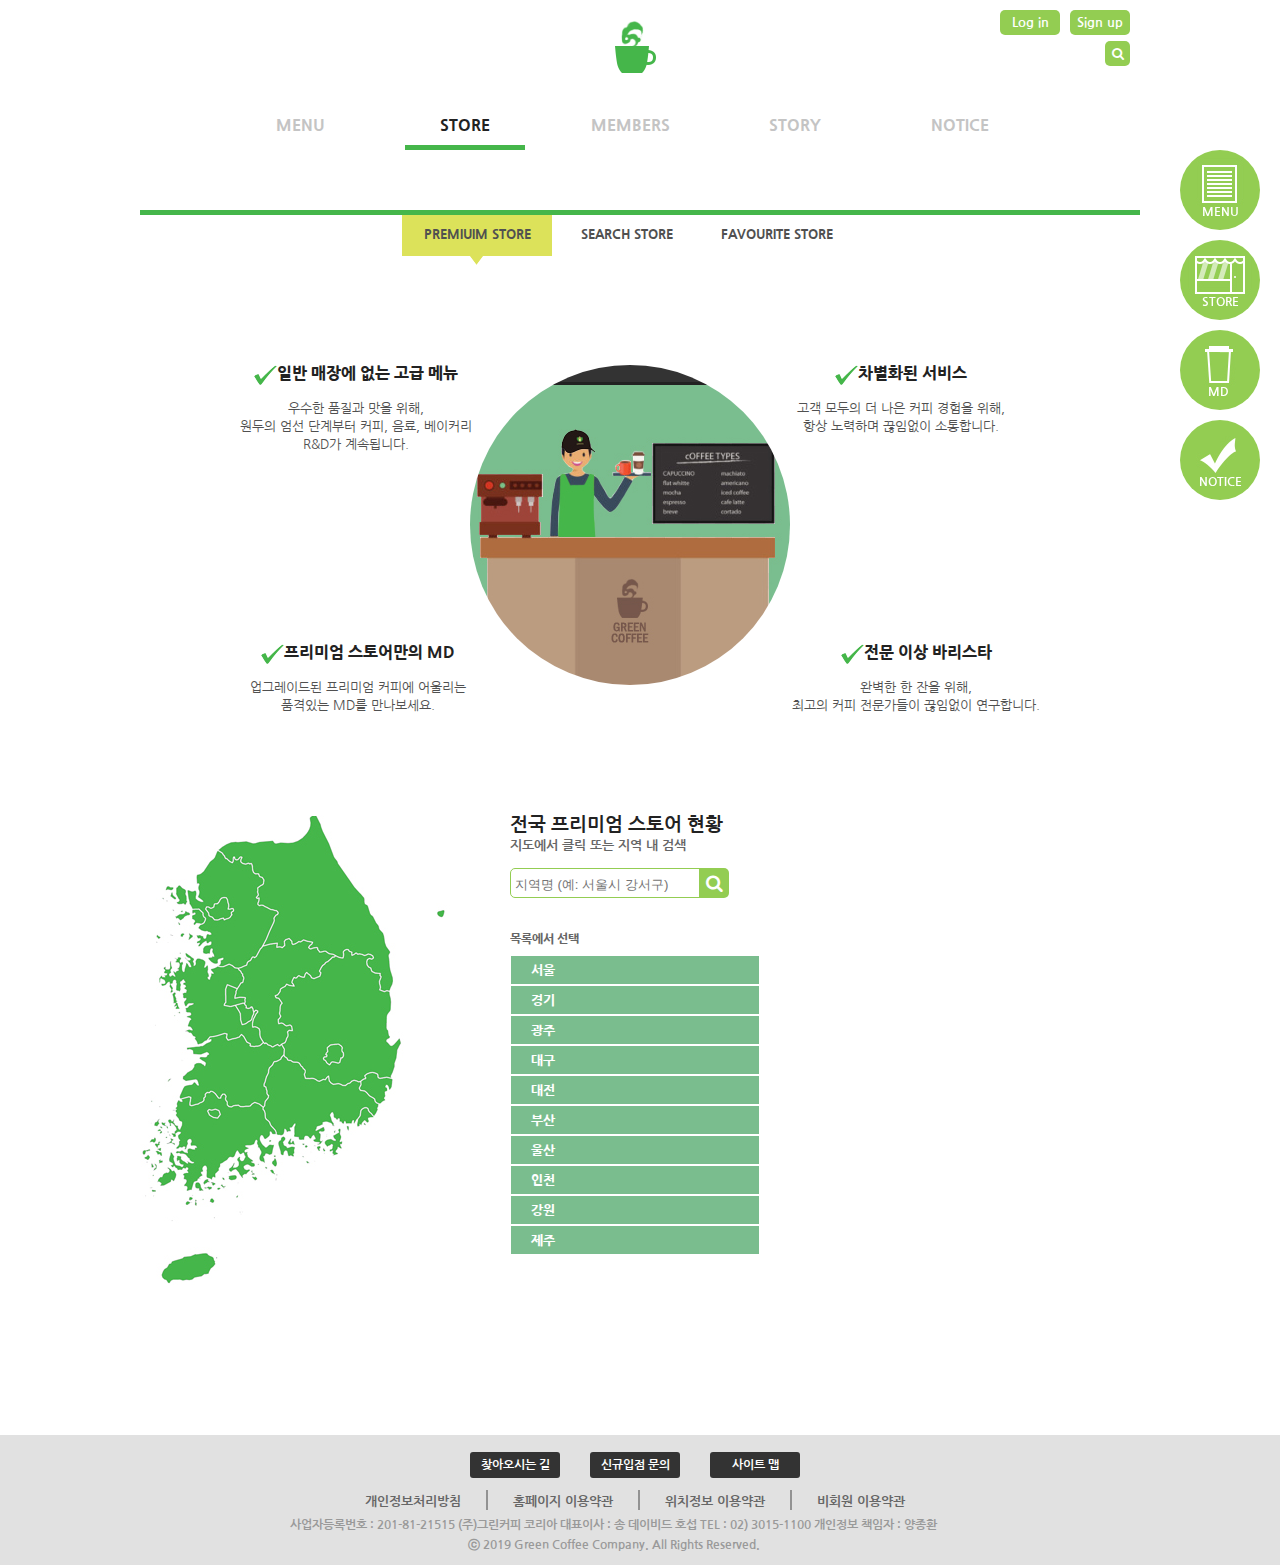
<file: store.html>
<!DOCTYPE html>
<html lang="ko">
<head>
	<meta charset="UTF-8">
	<meta name="viewport" content="width=device-width, initial-scale=1.0">
	<meta name="keywords" content="그린커피, 그린카페, 커피, 카페, zjvl, rmflszjvl, 아메리카노">
	<meta name="description" content="커피 전문점, 엄선한 원두로 매일 로스팅한 커피와 케익, 브런치 메뉴 소개.">
	<script type="text/javascript" src="https://code.jquery.com/jquery-3.4.1.min.js"></script>
	<script type="text/javascript">
		$(document).ready(function(){
			$('.sub').hide();					
			$('.snb').mouseenter(function(){				
				$('.sub').slideDown();
				}).mouseleave(function(){
				$('.sub').slideUp();		
			});
			$('.sub').mouseenter(function(){
				$('.sub').stop().slideDown();
				}).mouseleave(function(){
				$('.sub').slideUp();
			});	

			
			$('.snb li').mouseenter(function(){
				$('snb li').removeClass('selecting');
				$(this).addClass('selecting');				
			}).mouseleave(function(){				
				$(this).addClass('selecting');				
				$('.snb li').removeClass('selecting');					
			});
			

			$('.view section').hide(); 
			$('.view section').eq(0).show(); 
			$('#bar_in li').eq(0).addClass('selected');
			$('#bar_in li').click(function(){
				$('#bar_in li').removeClass('selected');
				$(this).addClass('selected');
				$('section').hide();
				$('section').eq($(this).index()).show();
			});


			$('.row2 #list li').click(function(){
				$('.row2 #zoom li').hide();
				$('.row2 #zoom li').eq($(this).index()).fadeIn();
			});
			
		});	
		
	</script>

	<link rel="stylesheet" type="text/css" href="css/store_web.css" >
	<link rel="icon" type="image/x-icon" href="images/logo.png">
	<link rel="stylesheet" type="text/css" href="fontello/css/fontello.css">
	<link href="https://fonts.googleapis.com/css?family=Nanum+Gothic:400,700,800&display=swap" rel="stylesheet">

	<style type="text/css">
		*{margin:0; padding:0; box-sizing:border-box;}
		body{font-family: 'Nanum Gothic', sans-serif; font-size:16px; color:#222; overflow-x:hidden;}
		img{vertical-align:top;}
		#bar_in li.selected{background-image:url(images/bar_select.png); background-repeat:no-repeat;background-position: center;}
		section h3.select{background-color:#3c8687;}
		.snb li.selecting{border-bottom:5px solid #45b64a;}		

	</style>


	<title>그린커피 - 메뉴</title>
</head>
<body>
	<div id="wrapper">
		<header>
			<div>
				<h1><a href="index.html"><img src="images/logo.png" alt="로고"></a></h1>
			</div>
			<div class="lnb">
				<ul>
					<li><a href="#">Sign up</a></li>
					<li><a href="#">Log in</a></li>					
					<li><a href="#" class="icon-search"></a></li>
				</ul>
			</div>
			<div class="snb">
				<ul>
					<li><a href="menu.html">MENU</a></li>
					<li id="select"><a href="#">STORE</a></li>
					<li><a href="#">MEMBERS</a></li>
					<li><a href="#">STORY</a></li>
					<li><a href="#">NOTICE</a></li>
				</ul>								
			</div>			
		</header>
		<div class="sub">
			<div id="sub">
				<div id="sub_in">
					<ul id="menu">
						<li><a href="#">COFFEE</a></li>
						<li><a href="#">DRINK</a></li>
						<li><a href="#">BAKERY</a></li>
						<li><a href="#">SET MENU</a></li>
						<li><a href="#">MD</a></li>
					</ul>
					<ul id="store">
						<li><a href="#">PREMIUM STORE</a></li>
						<li><a href="#">SEARCH STORE</a></li>
						<li><a href="#">FAVORITE STORE</a></li>
					</ul>
					<ul id="members">
						<li><a href="#">MEMBERS?</a></li>
						<li><a href="#">2019 REWARDS</a></li>
						<li><a href="#">GIFT CARD</a></li>
						<li><a href="#">F A Q</a></li>
					</ul>
					<ul id="story">
						<li><a href="#">aa</a></li>
						<li><a href="#">bb</a></li>
					</ul>
					<ul id="notice">
						<li><a href="#">NOTICE</a></li>
						<li><a href="#">EVENT</a></li>
						<li><a href="#">Q &amp; A</a></li>
					</ul>
				</div>
			</div>
		</div>
		<div class="view">
			<div id="bar">
				<ul id="bar_in">
					<li>PREMIUIM STORE</li>
					<li>SEARCH STORE</li>
					<li>FAVOURITE STORE</li>
				</ul>
			</div>
			<section>				
				<div class="row1 row">
					<h2><img src="images/pr_store.jpg" alt="프리미어 스토어 장점"></h2>		
					<dl>
						<dt><span><img src="images/pr_check.png" alt="체크"></span>일반 매장에 없는 고급 메뉴</dt>
						<dd>우수한 품질과 맛을 위해,<br />
							원두의 엄선 단계부터 커피, 음료, 베이커리<br />
							R&D가 계속됩니다.
						</dd>
					</dl>
					<dl>
						<dt><span><img src="images/pr_check.png" alt="체크"></span>차별화된 서비스</dt>
						<dd>고객 모두의 더 나은 커피 경험을 위해,<br />
							항상 노력하며 끊임없이 소통합니다.
						</dd>
					</dl>
					<dl>
						<dt><span><img src="images/pr_check.png" alt="체크"></span>프리미엄 스토어만의 MD</dt>
						<dd>업그레이드된 프리미엄 커피에 어울리는<br />
							품격있는 MD를 만나보세요.
						</dd>
					</dl>
					<dl>
						<dt><span><img src="images/pr_check.png" alt="체크"></span>전문 이상 바리스타</dt>
						<dd>완벽한 한 잔을 위해,<br />
							최고의 커피 전문가들이 끊임없이 연구합니다.
						</dd>
					</dl>
				</div>
				<div class="row2 row">
					<div id="map">
						<img src="images/pr_map.jpg" alt="프리미엄 매장 지도">
					</div>
					<div id="serch">
						<h3>
							전국 프리미엄 스토어 현황<br />
							<small>지도에서 클릭 또는 지역 내 검색</small>
						</h3>
						<form>
							<input type="text" placeholder=" 지역명 (예: 서울시 강서구)">
							<button class="icon-search"></button>
						</form>
						<h4>목록에서 선택</h4>
						<ul id="list">
							<li>서울</li>
							<li>경기</li>
							<li>광주</li>
							<li>대구</li>
							<li>대전</li>
							<li>부산</li>
							<li>울산</li>
							<li>인천</li>
							<li>강원</li>
							<li>제주</li>
						</ul>
						<ul id="zoom">
							<li>
								<dl>
									<dt><img src="images/map1.png" alt="서울"></dt>
									<dd>서울 강서점</dd>
									<dd>서울시 강서구</dd>
									<dd>02-123-4567</dd>
								</dl>
							</li>
							<li>
								<dl>
									<dt><img src="images/map2.png" alt="경기"></dt>
									<dd>수원 수원역점</dd>
									<dd>수원시 팔달구</dd>
									<dd>031-123-4567</dd>
								</dl>
							</li>
							<li>
								<dl>
									<dt><img src="images/map3.png" alt="광주"></dt>
									<dd>광주 유스퀘어점</dd>
									<dd>광주 서구</dd>
									<dd>062-123-4567</dd>
								</dl>
							</li>
							<li>
								<dl>
									<dt><img src="images/map4.png" alt="대구"></dt>
									<dd>대구 중앙로점</dd>
									<dd>대구 중구 중앙대로 424 중앙로역</dd>
									<dd>053-256-7746</dd>
								</dl>
							</li>
							<li>
								<dl>
									<dt><img src="images/map5.png" alt="대전"></dt>
									<dd>대전 지점</dd>
									<dd>대전 유성구</dd>
									<dd>042-123-4567</dd>
								</dl>
							</li>
							<li>
								<dl>
									<dt><img src="images/map6.png" alt="부산"></dt>
									<dd>부산 해운대점</dd>
									<dd>부산 해운대구</dd>
									<dd>051-123-4567</dd>
								</dl>
							</li>
							<li>
								<dl>
									<dt><img src="images/map7.png" alt="울산"></dt>
									<dd>울산 지점</dd>
									<dd>울산 북구</dd>
									<dd>052-123-4567</dd>
								</dl>
							</li>
							<li>
								<dl>
									<dt><img src="images/map8.png" alt="인천"></dt>
									<dd>인천 지점</dd>
									<dd>인천 중구</dd>
									<dd>032-123-4567</dd>
								</dl>
							</li>
							<li>
								<dl>
									<dt><img src="images/map9.png" alt="강원"></dt>
									<dd>강원 지점</dd>
									<dd>강릉 남문동</dd>
									<dd>033-123-4567</dd>
								</dl>
							</li>
							<li>
								<dl>
									<dt><img src="images/map10.png" alt="제주"></dt>
									<dd>제주 지점</dd>
									<dd>제주 서귀포시</dd>
									<dd>064-123-4567</dd>
								</dl>
							</li>
						</ul>

					</div>
				</div>
			</section>
			<section>Search Store</section>
			<section>Favourite Store</section>
		</div>
		<footer>
			<div id="footer">
				<ul class="block">
					<li><a href="#">찾아오시는 길</a></li>
					<li><a href="#">신규입점 문의</a></li>
					<li><a href="#">사이트 맵</a></li>
				</ul>
				<ul class="fnb">
					<li><a href="#">개인정보처리방침</a></li>
					<li><a href="#">홈페이지 이용약관</a></li>
					<li><a href="#">위치정보 이용약관</a></li>
					<li><a href="#">비회원 이용약관</a></li>
				</ul>
				<address>
					사업자등록번호 : 201-81-21515 (주)그린커피 코리아 대표이사 : 송 데이비드 호섭 TEL : 02) 3015-1100 개인정보 책임자 : 양종환<br />
				ⓒ 2019 Green Coffee Company. All Rights Reserved.</address>
			</div>
		</footer>	

		<div class="quick">
			<ul>
				<li><a href="menu.html"><img src="images/quick1.jpg" alt="메뉴"><span>&nbsp;MENU</span></a></li>
				<li><a href="#"><img src="images/quick2.jpg" alt="스토어"><span>&nbsp;STORE</span></a></li>
				<li><a href="#"><img src="images/quick3.jpg" alt="머천"><span>&nbsp;&nbsp;&nbsp;MD</span></a></li>
				<li><a href="#"><img src="images/quick4.jpg" alt="공지"><span>NOTICE</span></a></li>
			</ul>
		</div>	

	</div>	
</body>
</html>
</file>
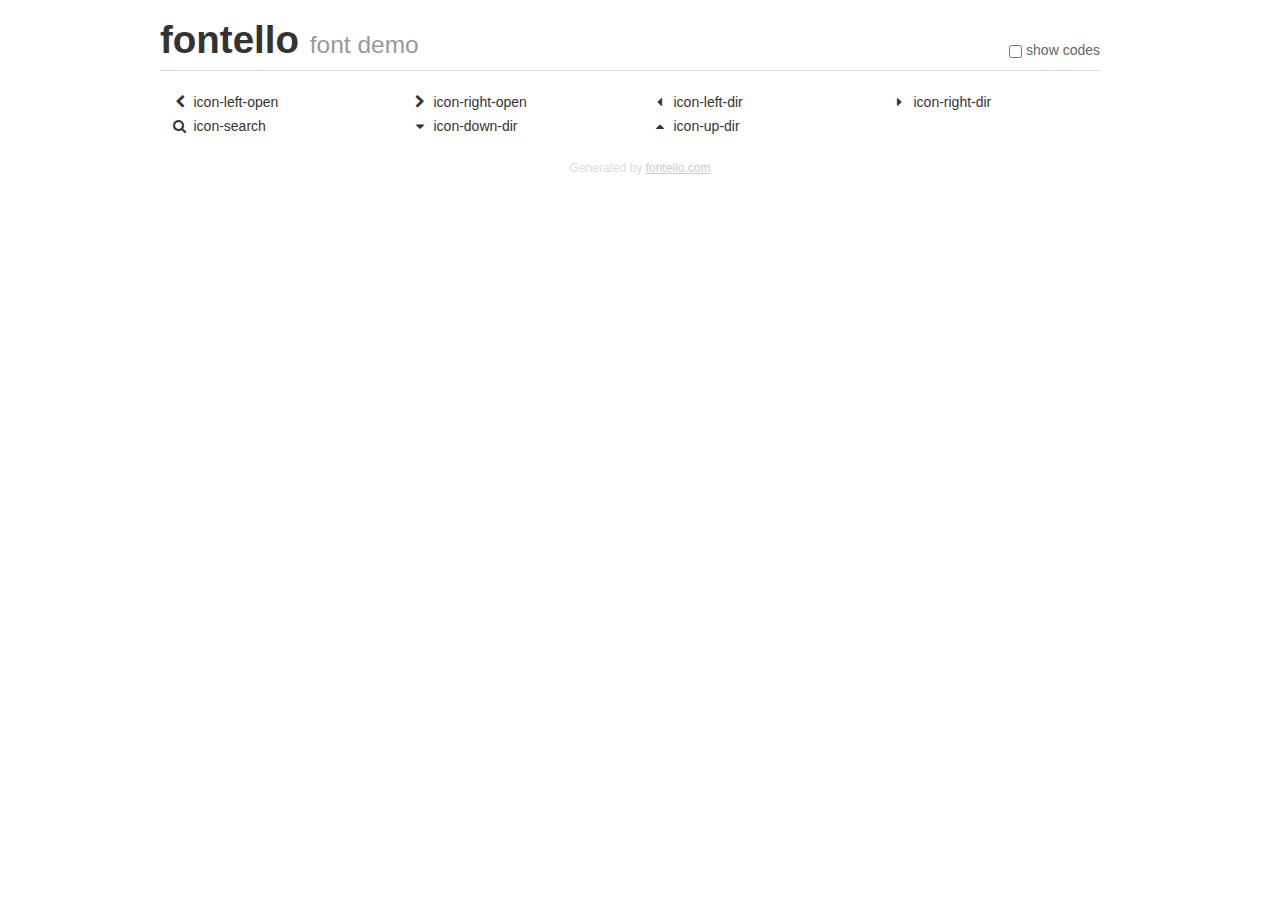
<file: fontello/demo.html>
<!DOCTYPE html>
<html>
  <head><!--[if lt IE 9]><script language="javascript" type="text/javascript" src="//html5shim.googlecode.com/svn/trunk/html5.js"></script><![endif]-->
    <meta charset="UTF-8"><style>/*
 * Bootstrap v2.2.1
 *
 * Copyright 2012 Twitter, Inc
 * Licensed under the Apache License v2.0
 * http://www.apache.org/licenses/LICENSE-2.0
 *
 * Designed and built with all the love in the world @twitter by @mdo and @fat.
 */
.clearfix {
  *zoom: 1;
}
.clearfix:before,
.clearfix:after {
  display: table;
  content: "";
  line-height: 0;
}
.clearfix:after {
  clear: both;
}
html {
  font-size: 100%;
  -webkit-text-size-adjust: 100%;
  -ms-text-size-adjust: 100%;
}
a:focus {
  outline: thin dotted #333;
  outline: 5px auto -webkit-focus-ring-color;
  outline-offset: -2px;
}
a:hover,
a:active {
  outline: 0;
}
button,
input,
select,
textarea {
  margin: 0;
  font-size: 100%;
  vertical-align: middle;
}
button,
input {
  *overflow: visible;
  line-height: normal;
}
button::-moz-focus-inner,
input::-moz-focus-inner {
  padding: 0;
  border: 0;
}
body {
  margin: 0;
  font-family: "Helvetica Neue", Helvetica, Arial, sans-serif;
  font-size: 14px;
  line-height: 20px;
  color: #333;
  background-color: #fff;
}
a {
  color: #08c;
  text-decoration: none;
}
a:hover {
  color: #005580;
  text-decoration: underline;
}
.row {
  margin-left: -20px;
  *zoom: 1;
}
.row:before,
.row:after {
  display: table;
  content: "";
  line-height: 0;
}
.row:after {
  clear: both;
}
[class*="span"] {
  float: left;
  min-height: 1px;
  margin-left: 20px;
}
.container,
.navbar-static-top .container,
.navbar-fixed-top .container,
.navbar-fixed-bottom .container {
  width: 940px;
}
.span12 {
  width: 940px;
}
.span11 {
  width: 860px;
}
.span10 {
  width: 780px;
}
.span9 {
  width: 700px;
}
.span8 {
  width: 620px;
}
.span7 {
  width: 540px;
}
.span6 {
  width: 460px;
}
.span5 {
  width: 380px;
}
.span4 {
  width: 300px;
}
.span3 {
  width: 220px;
}
.span2 {
  width: 140px;
}
.span1 {
  width: 60px;
}
[class*="span"].pull-right,
.row-fluid [class*="span"].pull-right {
  float: right;
}
.container {
  margin-right: auto;
  margin-left: auto;
  *zoom: 1;
}
.container:before,
.container:after {
  display: table;
  content: "";
  line-height: 0;
}
.container:after {
  clear: both;
}
p {
  margin: 0 0 10px;
}
.lead {
  margin-bottom: 20px;
  font-size: 21px;
  font-weight: 200;
  line-height: 30px;
}
small {
  font-size: 85%;
}
h1 {
  margin: 10px 0;
  font-family: inherit;
  font-weight: bold;
  line-height: 20px;
  color: inherit;
  text-rendering: optimizelegibility;
}
h1 small {
  font-weight: normal;
  line-height: 1;
  color: #999;
}
h1 {
  line-height: 40px;
}
h1 {
  font-size: 38.5px;
}
h1 small {
  font-size: 24.5px;
}
body {
  margin-top: 90px;
}
.header {
  position: fixed;
  top: 0;
  left: 50%;
  margin-left: -480px;
  background-color: #fff;
  border-bottom: 1px solid #ddd;
  padding-top: 10px;
  z-index: 10;
}
.footer {
  color: #ddd;
  font-size: 12px;
  text-align: center;
  margin-top: 20px;
}
.footer a {
  color: #ccc;
  text-decoration: underline;
}
.the-icons {
  font-size: 14px;
  line-height: 24px;
}
.switch {
  position: absolute;
  right: 0;
  bottom: 10px;
  color: #666;
}
.switch input {
  margin-right: 0.3em;
}
.codesOn .i-name {
  display: none;
}
.codesOn .i-code {
  display: inline;
}
.i-code {
  display: none;
}
@font-face {
      font-family: 'fontello';
      src: url('./font/fontello.eot?3581903');
      src: url('./font/fontello.eot?3581903#iefix') format('embedded-opentype'),
           url('./font/fontello.woff?3581903') format('woff'),
           url('./font/fontello.ttf?3581903') format('truetype'),
           url('./font/fontello.svg?3581903#fontello') format('svg');
      font-weight: normal;
      font-style: normal;
    }
     
     
    .demo-icon
    {
      font-family: "fontello";
      font-style: normal;
      font-weight: normal;
      speak: none;
     
      display: inline-block;
      text-decoration: inherit;
      width: 1em;
      margin-right: .2em;
      text-align: center;
      /* opacity: .8; */
     
      /* For safety - reset parent styles, that can break glyph codes*/
      font-variant: normal;
      text-transform: none;
     
      /* fix buttons height, for twitter bootstrap */
      line-height: 1em;
     
      /* Animation center compensation - margins should be symmetric */
      /* remove if not needed */
      margin-left: .2em;
     
      /* You can be more comfortable with increased icons size */
      /* font-size: 120%; */
     
      /* Font smoothing. That was taken from TWBS */
      -webkit-font-smoothing: antialiased;
      -moz-osx-font-smoothing: grayscale;
     
      /* Uncomment for 3D effect */
      /* text-shadow: 1px 1px 1px rgba(127, 127, 127, 0.3); */
    }
     </style>
    <link rel="stylesheet" href="css/animation.css"><!--[if IE 7]><link rel="stylesheet" href="css/" + font.fontname + "-ie7.css"><![endif]-->
    <script>
      function toggleCodes(on) {
        var obj = document.getElementById('icons');
      
        if (on) {
          obj.className += ' codesOn';
        } else {
          obj.className = obj.className.replace(' codesOn', '');
        }
      }
      
    </script>
  </head>
  <body>
    <div class="container header">
      <h1>fontello <small>font demo</small></h1>
      <label class="switch">
        <input type="checkbox" onclick="toggleCodes(this.checked)">show codes
      </label>
    </div>
    <div class="container" id="icons">
      <div class="row">
        <div class="the-icons span3" title="Code: 0xe800"><i class="demo-icon icon-left-open">&#xe800;</i> <span class="i-name">icon-left-open</span><span class="i-code">0xe800</span></div>
        <div class="the-icons span3" title="Code: 0xe801"><i class="demo-icon icon-right-open">&#xe801;</i> <span class="i-name">icon-right-open</span><span class="i-code">0xe801</span></div>
        <div class="the-icons span3" title="Code: 0xe802"><i class="demo-icon icon-left-dir">&#xe802;</i> <span class="i-name">icon-left-dir</span><span class="i-code">0xe802</span></div>
        <div class="the-icons span3" title="Code: 0xe803"><i class="demo-icon icon-right-dir">&#xe803;</i> <span class="i-name">icon-right-dir</span><span class="i-code">0xe803</span></div>
      </div>
      <div class="row">
        <div class="the-icons span3" title="Code: 0xe804"><i class="demo-icon icon-search">&#xe804;</i> <span class="i-name">icon-search</span><span class="i-code">0xe804</span></div>
        <div class="the-icons span3" title="Code: 0xe805"><i class="demo-icon icon-down-dir">&#xe805;</i> <span class="i-name">icon-down-dir</span><span class="i-code">0xe805</span></div>
        <div class="the-icons span3" title="Code: 0xe806"><i class="demo-icon icon-up-dir">&#xe806;</i> <span class="i-name">icon-up-dir</span><span class="i-code">0xe806</span></div>
      </div>
    </div>
    <div class="container footer">Generated by <a href="http://fontello.com">fontello.com</a></div>
  </body>
</html>
</file>
<file: css/index_web.css>
@charset="UTF-8"
#wrapper {
	width:100%;
}
header {
	width: 1000px; height:180px;
	margin:0 auto;
	overflow:hidden;
	position:relative;	
	
}
	header h1 {		
		text-align:center;
		position:absolute;top:20px;left:475px;

	}
	header .lnb {	
		float:right;
		position:absolute;top:10px; right:10px;
		width:150px;
		font-size:13px;
		font-weight:700;
	}
	header .lnb li {
		float:right;
		list-style:none;
		margin-left:10px;
		margin-bottom:6px;
		background-color:#93cd52;
		width:60px; height:25px;
		border-radius:5px;
		text-align:center;
		line-height:25px;
	}
	header .lnb li:last-child {
		width:25px;
	}
	header .lnb a {
		color:#fff;
		text-decoration:none;
	}
	header .snb {	
		position:absolute;top:100px;left:100px;
		font-size:16px;
	}
	header .snb li {
		float:left;
		width:120px;
		height:50px;
		list-style:none;
		text-align:center;
		line-height:50px;
		margin-right:45px;
		font-weight:800;
		padding-bottom:6px;	
	}
	header .snb a {	
		color:#222;
		text-decoration:none;
	}
	.sub {
		width:100%;	
		position:absolute;z-index:12;
		background-color:rgba(255,255,255,0.7);	
	}
	#sub {
		width:1000px; margin:0 auto;		
	}
	#sub_in {	
		margin-left:100px;
		overflow:hidden;
		padding: 15px 0;
	}
	.sub a {
		text-decoration:none;
		color:#222;
		font-size:14px;
		font-weight:700;
	}
	.sub a:hover {
		text-decoration:underline;
	}
	.sub ul {
		float:left; 
		margin-right:45px;
	}
	.sub li {
		list-style:none;
		width:120px;
		text-align:center;
		line-height:1.6;
	}
.banner {	
	width:2477px; height:500px; margin:0 auto;
	position:relative; 
	height:500px;
	left:43%; margin-left:-1100px;
	overflow:hidden;
}
	#main {
		width:9908px;	
		position:absolute;	
	}
	#main li {		
		float:left;	
		list-style:none;
	}
	#main img {	
		height:500px;	
		left:50%;		
	}
	#control1 {
		position:absolute;
		bottom:10px; left:47%;
	}
	#control1 li {
		width:15px; height:15px; border-radius:100%;
		background-color:#e1e1e1;
		list-style:none;
		display:inline-block;
		margin-right:7px;
		cursor:pointer;
	}
.new {
	width: 1000px; height:700px;
	margin:0 auto;
	overflow:hidden;	
}
.new h2 {
	margin-top:45px;
}
.new .new1 {
	margin-top:50px;
	margin-left:50px;	
}
	.new1 h3 {
		position:relative;	
		display:inline-block;
		float:left;
	}
	.new1 #tape1 {
		position:absolute;top:-43px;left:-43px;
	}
	.new1 #tape2 {
		position:absolute;bottom:-43px;right:-43px;
	}	
	.new1 dl {
		float:left;
		margin-left:15px;
		width:195px;
		margin-top:90px;		
	}
	.new dt {
		position:relative;
		font-size:16px;
		font-weight:700;
		padding:5px 30px;
	}
	.new1 u {
		position:absolute;top:-1px;left:20px;
		z-index:-1;
	}
	.new dd {
		font-size: 13px;
		font-weight: 400;
		line-height: 18px;
		color:#505050;
	}
.new .new2 {
	margin-top:160px;
	margin-right:50px;	
}
	.new2 h3 {
		position:relative;	
		display:inline-block;
		float:right;
	}
	.new2 #tape3 {
		position:absolute;top:-43px;left:-43px;
	}
	.new2 #tape4 {
		position:absolute;bottom:-43px;right:-43px;
	}
	.new2 dl {
		float:right;
		margin-right:15px;
		width:230px;
		margin-top:60px;	
		text-align:right;		
	}
	.new2 u {
		position:absolute;top:-2px;right:20px;
		z-index:-1;
	}
.md {
	width: 1000px; height:560px;
	margin:0 auto;
	overflow:hidden;	
	margin-bottom:50px;
}
	.md h2 {
		margin-top:45px;
	}
	.md dl {
		float:left;	
		width:270px;
		margin-right:55px;
		position:relative;
		text-align:center;
		overflow:hidden;	

	}
	.md dl:first-of-type {
		margin-left:42px;
	}
	.md dl:last-of-type {
		margin-right:0;
	}
	.md .circle {
		background-color:#45b64a;
		color:#fff;
		font-size:17px;
		font-weight:800;
		width:60px; height:60px;
		display:inline-block;
		border-radius:100%;	
		line-height:60px;
		position:absolute;top:10px;right:10px;
	}
	.md a {
		font-size:15px;
		font-weight:700;
		color:#222;
		text-decoration:none;	
	}
	.md dd {
		margin-top:20px;
	}
	.md input {
		width:60px; height:26px;
		background-color:#45b64a;
		color:#fff;
		border:none;
		border-radius:3px;
		cursor:pointer;
	}
	.row1 {
		margin-top:35px;
		height:353px;
		width:1940px;
		margin-left:-10px;
	}
	.row2 {
		margin-top: 25px;		
		text-align:center;
		position:relative;
	}
	#control2 li {
	width:12px; height:12px; border-radius:100%;
	background-color:#e1e1e1;
	list-style:none;
	display:inline-block;
	margin-right:7px;
	cursor:pointer;
	}
	#btn li {
		list-style:none;
		position:absolute;
		bottom:4px;
		font-size:13px;
		color:#45b64a;
		cursor:pointer;
	}
	#btn #prev{left:430px;}
	#btn #next{right:436px;}

.ps {
	width: 1000px; height:530px;
	margin:0 auto;	
	overflow:hidden;
	position:relative;
}
	.ps h2 {
		margin-top:45px;
	}
	#ps_in {
		width:886px; height:330px; margin:0 auto;
		margin-top:50px;		
		position:relative;
		overflow:hidden;	
	}
	.ps #store {
		width:1830px;
		position:absolute;				
	}	
	.ps #store li {
		float:left;
		list-style:none;
		margin-left:30px;

				
	}
	.ps #store li:first-child {
		margin-left:0;
	}
	.ps li img {
		width:275px; height:275px; border-radius:100%;
	}	
	.ps #dir {
		font-size:40px;
		color:#45b64a;
		position:relative;			
	}
	.ps #dir li {		
		position:absolute; top:165px;
		cursor:pointer;
	}
	#dir #left {
		left:0;
	}
	#dir #right {
		right:0;
	}
	#control3 {
		position:absolute;
		bottom:10px; left:43%;
	}
	#control3 li {
		width:12px; height:12px; border-radius:100%;
		background-color:#e1e1e1;
		list-style:none;
		display:inline-block;	
		margin-right:7px;	
		cursor:pointer;
	}

footer {
	width: 100%; height:130px;	
	background-color:#e1e1e1;
}
footer #footer {
		width:1000px;
		margin:0 auto;
		text-align:center;
		position:relative;		
	}
footer ul {	
	overflow:hidden;
}
footer li {
	float:left;
	list-style:none;
}
footer .block {
	position:absolute;top:17px;left:330px;
}
footer .block a {
	font-size:12px;
	color:#fff;
	text-decoration:none;
	font-weight:700;
}
footer .block li {
	background-color:#333;
	width:90px; height:26px;
	margin-right:30px;
	border-radius:3px;
	line-height:23px;
}
footer .fnb {
	position:absolute;top:45px;left:200px;
}
footer .fnb a {
	color:#666;
	font-size:13px;
	font-weight:700;
	text-decoration:none;
	
}
footer .fnb li {
	margin: 10px 0;
	padding: 0 25px;
	border-right:2px solid #929292;
}
footer .fnb li:last-child {
	border:none;
}
footer address {
	position:absolute;top:80px;left:150px;
	font-style:normal;
	font-size:12px;
	font-weight:700;
	color:#999;
	line-height:20px;
}

.quick {
	width:80px;
	height:350px;
	position:fixed;top:150px;right:20px;
}
.quick a {
	text-decoration:none;
	color:#fff;
	font-size:12px;
	font-weight:700;
}
.quick li {
	list-style:none;	
	position:relative;
	margin-bottom:10px;
	
}
.quick img {
	border-radius:100%;
}
.quick span {
	position:absolute;bottom:12px;left:19px;
	align-items:center;	
}
</file>
<file: fontello/css/fontello.css>
@font-face {
  font-family: 'fontello';
  src: url('../font/fontello.eot?23541123');
  src: url('../font/fontello.eot?23541123#iefix') format('embedded-opentype'),
       url('../font/fontello.woff2?23541123') format('woff2'),
       url('../font/fontello.woff?23541123') format('woff'),
       url('../font/fontello.ttf?23541123') format('truetype'),
       url('../font/fontello.svg?23541123#fontello') format('svg');
  font-weight: normal;
  font-style: normal;
}
/* Chrome hack: SVG is rendered more smooth in Windozze. 100% magic, uncomment if you need it. */
/* Note, that will break hinting! In other OS-es font will be not as sharp as it could be */
/*
@media screen and (-webkit-min-device-pixel-ratio:0) {
  @font-face {
    font-family: 'fontello';
    src: url('../font/fontello.svg?23541123#fontello') format('svg');
  }
}
*/
 
 [class^="icon-"]:before, [class*=" icon-"]:before {
  font-family: "fontello";
  font-style: normal;
  font-weight: normal;
  speak: none;
 
  display: inline-block;
  text-decoration: inherit;
  width: 1em;
  margin-right: .2em;
  text-align: center;
  /* opacity: .8; */
 
  /* For safety - reset parent styles, that can break glyph codes*/
  font-variant: normal;
  text-transform: none;
 
  /* fix buttons height, for twitter bootstrap */
  line-height: 1em;
 
  /* Animation center compensation - margins should be symmetric */
  /* remove if not needed */
  margin-left: .2em;
 
  /* you can be more comfortable with increased icons size */
  /* font-size: 120%; */
 
  /* Font smoothing. That was taken from TWBS */
  -webkit-font-smoothing: antialiased;
  -moz-osx-font-smoothing: grayscale;
 
  /* Uncomment for 3D effect */
  /* text-shadow: 1px 1px 1px rgba(127, 127, 127, 0.3); */
}
 
.icon-left-open:before { content: '\e800'; } /* '' */
.icon-right-open:before { content: '\e801'; } /* '' */
.icon-left-dir:before { content: '\e802'; } /* '' */
.icon-right-dir:before { content: '\e803'; } /* '' */
.icon-search:before { content: '\e804'; } /* '' */
.icon-down-dir:before { content: '\e805'; } /* '' */
.icon-up-dir:before { content: '\e806'; } /* '' */
</file>
<file: css/menu_web.css>
@charset="UTF-8"
#wrapper {
	width:100%;
}
header {
	width: 1000px; height:180px;
	margin:0 auto;
	overflow:hidden;
	position:relative;	
	
}
	header h1 {		
		text-align:center;
		position:absolute;top:20px;left:475px;

	}
	header .lnb {	
		float:right;
		position:absolute;top:10px; right:10px;
		width:150px;
		font-size:13px;
		font-weight:700;
	}
	header .lnb li {
		float:right;
		list-style:none;
		margin-left:10px;
		margin-bottom:6px;
		background-color:#93cd52;
		width:60px; height:25px;
		border-radius:5px;
		text-align:center;
		line-height:25px;
	}
	header .lnb li:last-child {
		width:25px;
	}
	header .lnb a {
		color:#fff;
		text-decoration:none;
	}
	header .snb {	
		position:absolute;top:100px;left:100px;
		font-size:16px;
	}
	header .snb li {
		float:left;
		width:120px;
		height:50px;
		list-style:none;
		text-align:center;
		line-height:50px;
		margin-right:45px;
		font-weight:800;
		padding-bottom:6px;
	}
	header .snb a {	
		color:#c4c4c4;
		text-decoration:none;
	}
	header .snb #select {
		border-bottom:5px solid #45b64a;
	}
	header .snb #select a {
		color:#222;
	}
	.sub {
		width:100%;	
		position:absolute;z-index:12;
		background-color:rgba(255,255,255,0.7);	
	}
	#sub {
		width:1000px; margin:0 auto;		
	}
	#sub_in {	
		margin-left:100px;
		overflow:hidden;
		padding: 15px 0;
	}
	.sub a {
		text-decoration:none;
		color:#222;
		font-size:14px;
		font-weight:700;
	}
	.sub a:hover {
		text-decoration:underline;
	}
	.sub ul {
		float:left; 
		margin-right:45px;
	}
	.sub li {
		list-style:none;
		width:120px;
		text-align:center;
		line-height:1.6;
	}

.view {
	width:100%;
}
	.view #bar {
		width:1000px; margin:0 auto;
		border-top:5px solid #45b64a;	
		margin-top:30px; margin-bottom:40px;
		overflow:hidden;	
	}
	.view #bar_in {
		margin-left:200px;

		
	}
	#bar_in li {
		float:left;
		width:120px;
		height:50px;
		font-size:13px;
		color:#505050;
		list-style:none;
		text-align:center;
		line-height:40px;		
		font-weight:800;
		cursor:pointer;		
	}
.view section {
	width:1000px; margin:0 auto;
}
.view section li {
	list-style:none;
}

.view section h3 {
	background-color:#7abd8e; color:#fff;
	width:1000px; height:40px; margin:0 auto;
	line-height:40px; padding-left:30px;
	font-size:14px; font-weight:800;	
	margin-bottom:5px;
	cursor:pointer;
}
.view section .row {
	overflow:hidden;
	margin-left:5px;
	display:none;
}
.view section dl {	
	float:left;
	margin:30px 10px;
}
.view section dt {
	width:225px; height:235px; overflow:hidden;
}
.view section img {
	width:225px;
}
.view section dd:last-child {
	text-align:center;
	margin-top:20px;
	font-size:14px;
}
.view section a {
	color:#222;	
}
.row dl {
	position:relative;	
}
.row span {
	background-color:#45b64a; color:#fff;
	font-size:13px; font-weight:800;
	text-align:center;line-height:53px;
	width:53px; height:53px; display:inline-block; border-radius:100%;
	position:absolute; bottom:43px; left:7px;
}
footer {
	width: 100%; height:130px;	
	background-color:#e1e1e1;
}
footer #footer {
		width:1000px;
		margin:0 auto;
		text-align:center;
		position:relative;z-index:12;	
	}
footer ul {	
	overflow:hidden;
}
footer li {
	float:left;
	list-style:none;
}
footer .block {
	position:absolute;top:17px;left:330px;
}
footer .block a {
	font-size:12px;
	color:#fff;
	text-decoration:none;
	font-weight:700;
}
footer .block li {
	background-color:#333;
	width:90px; height:26px;
	margin-right:30px;
	border-radius:3px;
	line-height:23px;
}
footer .fnb {
	position:absolute;top:45px;left:200px;
}
footer .fnb a {
	color:#666;
	font-size:13px;
	font-weight:700;
	text-decoration:none;
	
}
footer .fnb li {
	margin: 10px 0;
	padding: 0 25px;
	border-right:2px solid #929292;
}
footer .fnb li:last-child {
	border:none;
}
footer address {
	position:absolute;top:80px;left:150px;
	font-style:normal;
	font-size:12px;
	font-weight:700;
	color:#999;
	line-height:20px;
}
.quick {
	width:80px;
	height:350px;
	position:fixed;top:150px;right:20px;
}
.quick a {
	text-decoration:none;
	color:#fff;
	font-size:12px;
	font-weight:700;
}
.quick li {
	list-style:none;	
	position:relative;
	margin-bottom:10px;
	
}
.quick img {
	border-radius:100%;
}
.quick span {
	position:absolute;bottom:12px;left:19px;
	align-items:center;	
}
</file>
<file: css/store_web.css>
@charset="UTF-8"
#wrapper {
	width:100%;
}
header {
	width: 1000px; height:180px;
	margin:0 auto;
	overflow:hidden;
	position:relative;	
	
}
	header h1 {		
		text-align:center;
		position:absolute;top:20px;left:475px;

	}
	header .lnb {	
		float:right;
		position:absolute;top:10px; right:10px;
		width:150px;
		font-size:13px;
		font-weight:700;
	}
	header .lnb li {
		float:right;
		list-style:none;
		margin-left:10px;
		margin-bottom:6px;
		background-color:#93cd52;
		width:60px; height:25px;
		border-radius:5px;
		text-align:center;
		line-height:25px;
	}
	header .lnb li:last-child {
		width:25px;
	}
	header .lnb a {
		color:#fff;
		text-decoration:none;
	}
	header .snb {	
		position:absolute;top:100px;left:100px;
		font-size:16px;
	}
	header .snb li {
		float:left;
		width:120px;
		height:50px;
		list-style:none;
		text-align:center;
		line-height:50px;
		margin-right:45px;
		font-weight:800;
		padding-bottom:6px;
	}
	header .snb a {	
		color:#c4c4c4;
		text-decoration:none;
	}
	header .snb #select {
		border-bottom:5px solid #45b64a;
	}
	header .snb #select a {
		color:#222;
	}
	.sub {
		width:100%;	
		position:absolute;z-index:12;
		background-color:rgba(255,255,255,0.7);	
	}
	#sub {
		width:1000px; margin:0 auto;		
	}
	#sub_in {	
		margin-left:100px;
		overflow:hidden;
		padding: 15px 0;
	}
	.sub a {
		text-decoration:none;
		color:#222;
		font-size:14px;
		font-weight:700;
	}
	.sub a:hover {
		text-decoration:underline;
	}
	.sub ul {
		float:left; 
		margin-right:45px;
	}
	.sub li {
		list-style:none;
		width:120px;
		text-align:center;
		line-height:1.6;
	}

.view {
	width:100%;
}
	.view #bar {
		width:1000px; margin:0 auto;
		border-top:5px solid #45b64a;	
		margin-top:30px; margin-bottom:40px;
		overflow:hidden;	
	}
	.view #bar_in {
		margin-left:262px;		
	}
	#bar_in li {
		float:left;
		width:150px;
		height:50px;
		font-size:13px;
		color:#505050;
		list-style:none;
		text-align:center;
		line-height:40px;		
		font-weight:800;
		cursor:pointer;		
	}
.view section {
	width:1000px; margin:0 auto;
	
}
.view .row1 {
	width:800px; height:350px; margin:100px auto;
	position:relative;	
}
section h2 img{
	border-radius:100%;
	position:absolute;
	left:230px;
}
.row1 dl {
	display:inline-block;
	text-align:center;
}
.row1 dl:nth-of-type(1) {
	position:absolute;
	top:0; left:0;
}
.row1 dl:nth-of-type(2) {
	position:absolute;
	top:0; right:35px;
}
.row1 dl:nth-of-type(3) {
	position:absolute;
	bottom:0; left:10px;
}
.row1 dl:nth-of-type(4) {
	position:absolute;
	bottom:0; right:0;
}

.row1 dt {
	font-size:16px;
	font-weight:800;
}
.row1 dd {
	margin-top:15px;
	font-size:13px;
	color:#505050;
	line-height:1.4;
}
.row2 {
	width:1000px; margin:0 auto;
	margin-bottom:100px;
	overflow:hidden;
}
.row2 div {
	float:left;
	overflow:hidden;
}
.row2 #serch {
	margin-left:60px;	
}
.row2 ul {
	float:left;
	margin-right:30px;
}
.row2 small {
	color:#666;
	font-size:13px;
}
.row2 form {
	margin-top:15px;		
}
.row2 input[type=text] {
	width:190px; height:30px; padding-top:2px;
	border:1px solid #93cd52; border-radius:5px 0 0 5px;
}
.row2 button {
	width:30px; height:30px;
	background-color:#93cd52; color:#fff; font-size:18px;
	border:none; margin-left:-5px; 
	border-radius:0 5px 5px 0;
}
.row2 h4 {
	font-size:12px; font-weight:800;
	color:#666;
	margin-top:35px;
	margin-bottom:10px;
}
.row2 #list {
	margin-top:;
}
.row2 #list li{
	background-color:#7abd8e;
	width:250px; height:30px; line-height:30px; padding-left:20px;
	border:1px solid #fff;
	font-size:13px; font-weight:800; color:#fff;
	cursor:pointer;
}
.row2 #zoom {
	position:relative;
	width:280px; height:380px;	
}
.row2 #zoom li {
	display:none;
	list-style:none;
	position:absolute; top:-5px;
}
#zoom dd {
	margin-left:30px;
	font-size:13px;
	color:#666;
	line-height:1.5;
}
#zoom dd:nth-of-type(1) {
	font-size:15px;
	font-weight:800;
	color:#222;
	margin-bottom:5px;
}
footer {
	width: 100%; height:130px;	
	background-color:#e1e1e1;
}
footer #footer {
		width:1000px;
		margin:0 auto;
		text-align:center;
		position:relative;		
	}
footer ul {	
	overflow:hidden;
}
footer li {
	float:left;
	list-style:none;
}
footer .block {
	position:absolute;top:17px;left:330px;
}
footer .block a {
	font-size:12px;
	color:#fff;
	text-decoration:none;
	font-weight:700;
}
footer .block li {
	background-color:#333;
	width:90px; height:26px;
	margin-right:30px;
	border-radius:3px;
	line-height:23px;
}
footer .fnb {
	position:absolute;top:45px;left:200px;
}
footer .fnb a {
	color:#666;
	font-size:13px;
	font-weight:700;
	text-decoration:none;
	
}
footer .fnb li {
	margin: 10px 0;
	padding: 0 25px;
	border-right:2px solid #929292;
}
footer .fnb li:last-child {
	border:none;
}
footer address {
	position:absolute;top:80px;left:150px;
	font-style:normal;
	font-size:12px;
	font-weight:700;
	color:#999;
	line-height:20px;
}
.quick {
	width:80px;
	height:350px;
	position:fixed;top:150px;right:20px;
}
.quick a {
	text-decoration:none;
	color:#fff;
	font-size:12px;
	font-weight:700;
}
.quick li {
	list-style:none;	
	position:relative;
	margin-bottom:10px;
	
}
.quick img {
	border-radius:100%;
}
.quick span {
	position:absolute;bottom:12px;left:19px;
	align-items:center;	
}
</file>
<file: fontello/css/animation.css>
/*
   Animation example, for spinners
*/
.animate-spin {
  -moz-animation: spin 2s infinite linear;
  -o-animation: spin 2s infinite linear;
  -webkit-animation: spin 2s infinite linear;
  animation: spin 2s infinite linear;
  display: inline-block;
}
@-moz-keyframes spin {
  0% {
    -moz-transform: rotate(0deg);
    -o-transform: rotate(0deg);
    -webkit-transform: rotate(0deg);
    transform: rotate(0deg);
  }

  100% {
    -moz-transform: rotate(359deg);
    -o-transform: rotate(359deg);
    -webkit-transform: rotate(359deg);
    transform: rotate(359deg);
  }
}
@-webkit-keyframes spin {
  0% {
    -moz-transform: rotate(0deg);
    -o-transform: rotate(0deg);
    -webkit-transform: rotate(0deg);
    transform: rotate(0deg);
  }

  100% {
    -moz-transform: rotate(359deg);
    -o-transform: rotate(359deg);
    -webkit-transform: rotate(359deg);
    transform: rotate(359deg);
  }
}
@-o-keyframes spin {
  0% {
    -moz-transform: rotate(0deg);
    -o-transform: rotate(0deg);
    -webkit-transform: rotate(0deg);
    transform: rotate(0deg);
  }

  100% {
    -moz-transform: rotate(359deg);
    -o-transform: rotate(359deg);
    -webkit-transform: rotate(359deg);
    transform: rotate(359deg);
  }
}
@-ms-keyframes spin {
  0% {
    -moz-transform: rotate(0deg);
    -o-transform: rotate(0deg);
    -webkit-transform: rotate(0deg);
    transform: rotate(0deg);
  }

  100% {
    -moz-transform: rotate(359deg);
    -o-transform: rotate(359deg);
    -webkit-transform: rotate(359deg);
    transform: rotate(359deg);
  }
}
@keyframes spin {
  0% {
    -moz-transform: rotate(0deg);
    -o-transform: rotate(0deg);
    -webkit-transform: rotate(0deg);
    transform: rotate(0deg);
  }

  100% {
    -moz-transform: rotate(359deg);
    -o-transform: rotate(359deg);
    -webkit-transform: rotate(359deg);
    transform: rotate(359deg);
  }
}
</file>
